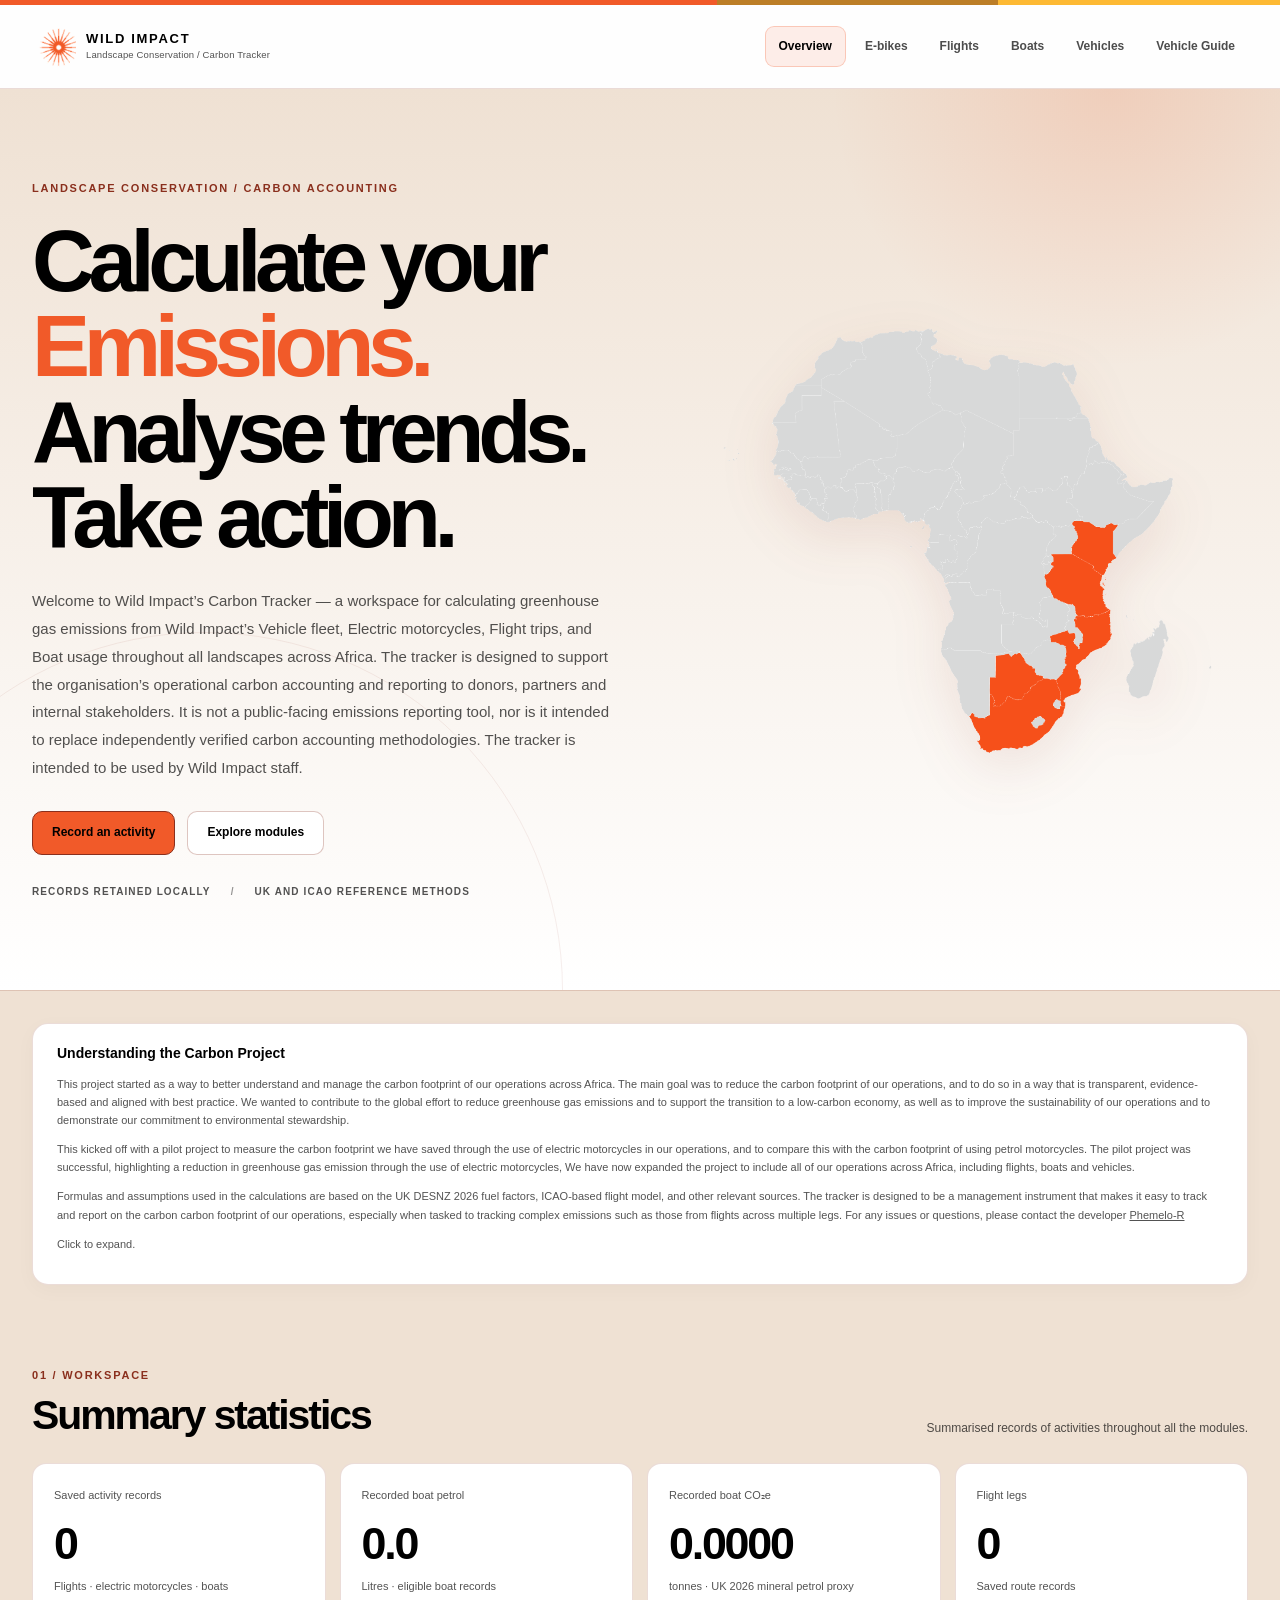
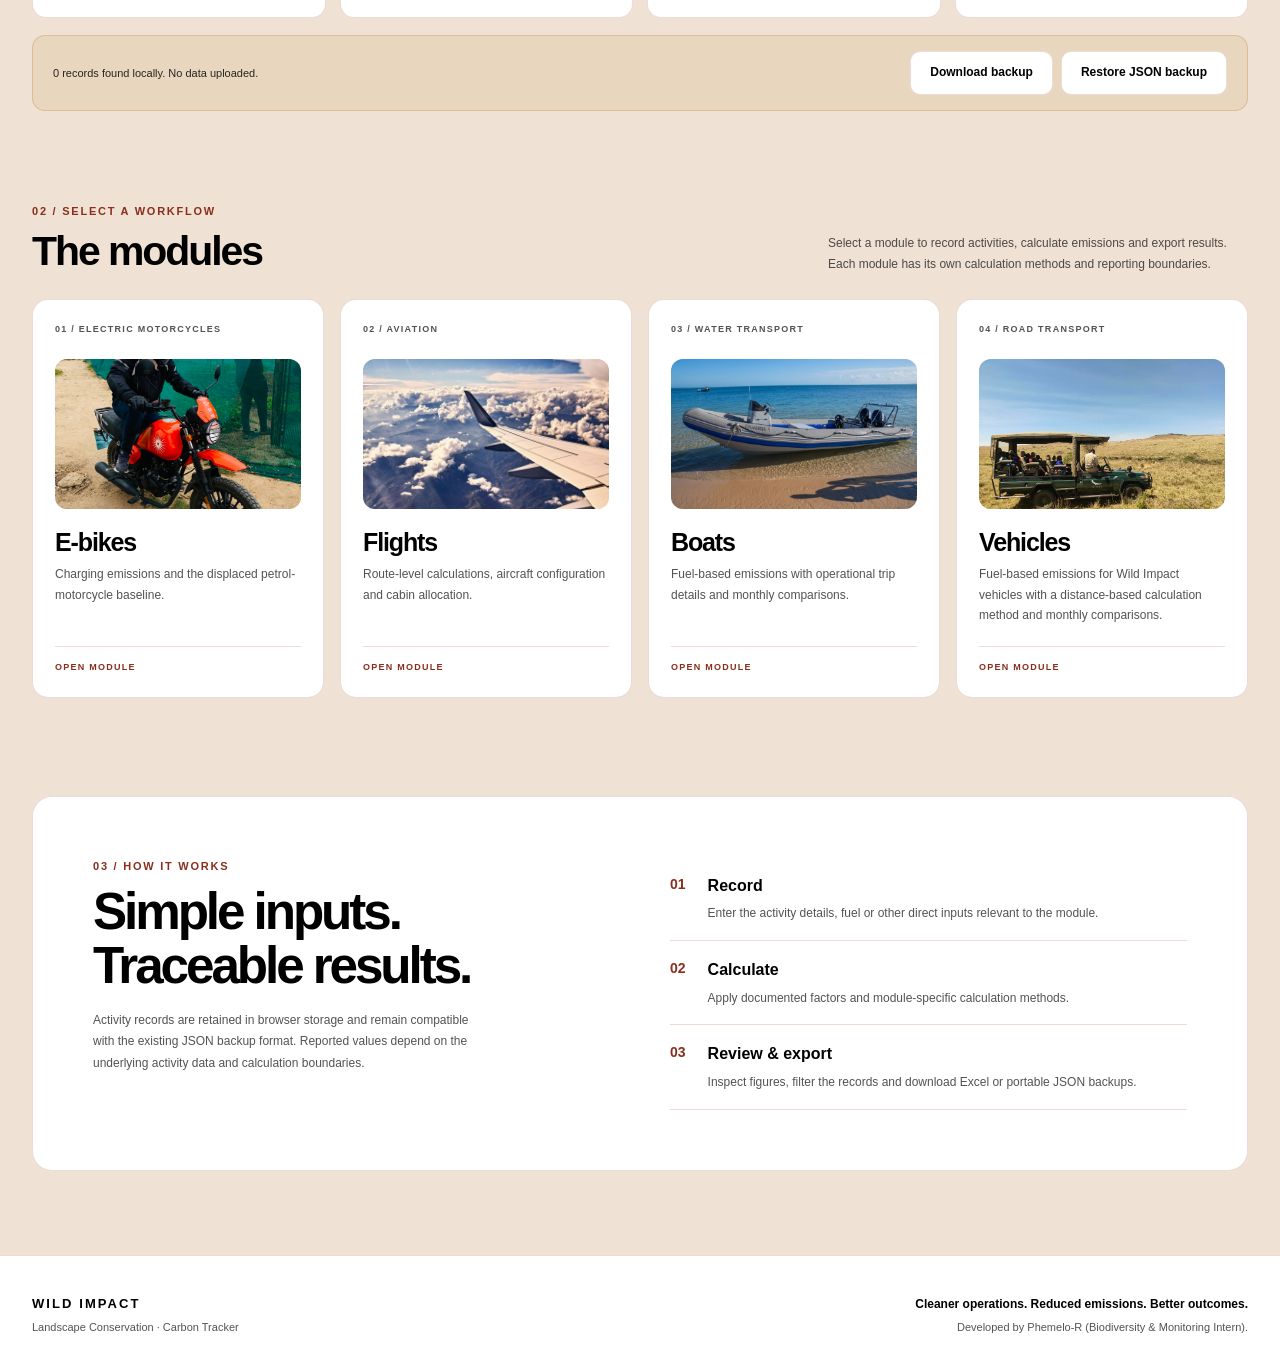
<file: index.html>
<!DOCTYPE html>
<html lang="en-GB">
 <head>
  <meta http-equiv="Content-Security-Policy"
        content="default-src 'self'; script-src 'self' https://cdn.jsdelivr.net; style-src 'self'; img-src 'self' data:; connect-src 'self'; font-src 'self' data:; object-src 'none'; base-uri 'self'; form-action 'self'"/>
  <meta charset="utf-8"/>
  <meta content="width=device-width, initial-scale=1" name="viewport"/>
  <meta content="#F15A29" name="theme-color"/>
  <meta content="Wild Impact Landscape Conservation &mdash; local-first carbon tracker" name="description"/>
  <title>
   Wild Impact &middot; Carbon Tracker
  </title>
  <link href="assets/wild-impact-mark.png" rel="icon"/>
  <link href="styles/site.css" rel="stylesheet"/>
 </head>
 <body>
  <a class="skip-link" href="#main-content">
   Skip to content
  </a>
  <div class="accent-line">
  </div>
  <header class="site-header">
   <div class="page-shell header-content">
    <a aria-label="Wild Impact Carbon Tracker &mdash; home" class="brand-lockup" href="index.html">
     <img alt="" height="42" src="assets/wild-impact-mark.png" width="42"/>
     <span>
      <strong>
       WILD IMPACT
      </strong>
      <small>
       Landscape Conservation / Carbon Tracker
      </small>
     </span>
    </a>
    <button aria-controls="site-navigation" aria-expanded="false" class="menu-toggle" id="menu-toggle" type="button">
     Menu
    </button>
    <nav aria-label="Primary navigation" class="main-nav" id="site-navigation">
     <a aria-current="page" class="nav-link is-active" href="index.html">Overview</a>
     <a aria-current="false" class="nav-link" href="pages/e-bikes.html">E-bikes</a>
     <a aria-current="false" class="nav-link" href="pages/flights.html">Flights</a>
     <a aria-current="false" class="nav-link" href="pages/boats.html">Boats</a>
     <a aria-current="false" class="nav-link" href="pages/vehicles.html">Vehicles</a>
     <a aria-current="false" class="nav-link" href="pages/vehicle-guide.html">Vehicle Guide</a>
    </nav>
   </div>
  </header>
  <main id="main-content">
   <section class="home-hero">
    <div class="page-shell home-hero-grid">
     <div class="home-hero-copy">
      <p class="kicker">
       LANDSCAPE CONSERVATION / CARBON ACCOUNTING
      </p>
      <h1>
       Calculate your
       <br/>
       <em>
       Emissions.
       </em>
       <br/>
       Analyse trends.
       <br/>
       Take action.
      </h1>
      <p>
       Welcome to Wild Impact&rsquo;s Carbon Tracker — a workspace for calculating greenhouse gas emissions from 
       Wild Impact&rsquo;s Vehicle fleet, Electric motorcycles, Flight trips, and Boat usage throughout all landscapes
       across Africa. The tracker is designed to support the organisation&rsquo;s operational carbon accounting and reporting
       to donors, partners and internal stakeholders. It is not a public-facing emissions reporting tool, nor is it intended 
       to replace independently verified carbon accounting methodologies. The tracker is intended to be used by Wild Impact staff.
      </p>
      <div class="hero-actions">
       <a class="button button-primary" href="pages/boats.html">
        Record an activity
       </a>
       <a class="button button-outline" href="#modules">
        Explore modules
       </a>
      </div>
      <div class="hero-meta">
       RECORDS RETAINED LOCALLY
       <span class="meta-divider">
        /
       </span>
       UK AND ICAO REFERENCE METHODS
      </div>
     </div>
     <div class="hero-art">
      <img alt="Illustrated map of African landscape countries highlighted in sunset orange" src="assets/wild-impact-landscapes-africa.png"/>
     </div>
    </div>
   </section>
   <div class="page-shell content-layout">
    <details class="learn-dropdown" id="carbon-guide">
     <summary>
      <span>
       <strong>
        Understanding the Carbon Project
       </strong>
       <small>
        </p>This project started as a way to better understand and manage the carbon footprint of our operations across Africa. The main goal
        was to reduce the carbon footprint of our operations, and to do so in a way that is transparent, evidence-based and aligned with
        best practice. We wanted to contribute to the global effort to reduce greenhouse gas emissions and to support the transition to a 
        low-carbon economy, as well as to improve the sustainability of our operations and to demonstrate our commitment to environmental 
        stewardship.
        </p>

        </p>This kicked off with a pilot project to measure the carbon footprint we have saved through the use of electric motorcycles in our operations, 
        and to compare this with the carbon footprint of using petrol motorcycles. The pilot project was successful, highlighting a reduction in greenhouse 
        gas emission through the use of electric motorcycles, We have now expanded the project to include all of our operations across Africa, including 
        flights, boats and vehicles.</p>

        </p>Formulas and assumptions used in the calculations are based on the UK DESNZ 2026 fuel factors, ICAO-based flight model, and other relevant sources. 
        The tracker is designed to be a management instrument that makes it easy to track and report on the carbon carbon footprint of our operations, especially
        when tasked to tracking complex emissions such as those from flights across multiple legs. For any issues or questions, please contact the developer 
        <a href="mailto:phemelo.rutlokoane@wildimpact.earth">Phemelo-R</a></p>

        </p>Click to expand.</p>
       </small>
      </span>
     </summary>
     <div class="learn-content">
      <div class="learn-grid">
       <article>
        <span class="guide-index">
         01 / CONCEPT
        </span>
        <h3>
         What are greenhouse-gas emissions?
        </h3>
        <p>
         Greenhouse-gas emission refer to the release of gases that trap heat in the atmosphere, contributing
         to global warming and climate change. These emissions are primarily generated by human activities, such as
         burning fossil fuels for energy, deforestation, and industrial processes. The main greenhouse gases are
         <strong>Carbon Dioxide (CO₂), Methane (CH₄), and Nitrous Oxide (N₂O)</strong>. Each of these gases has a different global 
         warming potential, which is a measure of how much heat they can trap in the atmosphere over a specific 
         time period.
        </p>
       </article>
       <article>
        <span class="guide-index">
         02 / PURPOSE
        </span>
        <h3>
         Why calculate them?
        </h3>
        <p>
         We calculate greenhouse-gas emission to understand the environmental impact of our operations and to
         identify opportunities for reducing our carbon footprint. By quantifying emissions, we can set targets
         for reduction, track progress over time, and make informed decisions about our activities.
        </p>
       </article>
       <article>
        <span class="guide-index">
         03 / BOUNDARIES
        </span>
        <h3>
         What is included?
        </h3>
        <p>
         <p><strong>Electric motorcycles –</strong> Tracks charging emissions of electric motorcycles and the displaced petrol-motorcycle 
            baseline for comparison. The baseline is based on the UK DESNZ 2026 fuel factors and the average fuel 
            consumption of petrol motorcycles.</p>
         <p><strong>Flights –</strong> Uses the ICAO-based model to calculate emissions from flights, including the impact of diffrent
            aircraft types, flight distances, and passenger loads.</p>
         <p><strong>Boats  –</strong> Uses measured or recorded petrol volumes and UK DESNZ 2026 fuel factors.</p>
         <p><strong>Vehicles –</strong> Uses manufacturer-provided fuel efficiency data and UK DESNZ 2026 fuel factors over a certain distance.</p>
        </p>
       </article>
       <article>
        <span class="guide-index">
         04 / INTERPRETATION
        </span>
        <h3>
         How should results be read?
        </h3>
        <p>
         These are estimated emissions based on the activity data and calculation methods used. They are not 
         independently verified, however, they provide close to accurate estimates of the greenhouse-gas
         emissions associated with the recorded activities. There are many factors that can influence the accuracy
         of the results, including the quality and completeness of the activity data, the assumptions made in the 
         calculations, and the limitations of the models used. It is important to interpret the results with caution 
         and to consider them as part of a broader context of environmental impact assessment. <strong>DO NOT fabricate
         or manipulate activity data to achieve a desired outcome.</strong>
        </p>
       </article>
    </details>
    <section aria-label="Local data overview" class="section-block">
     <div class="section-heading">
      <div>
       <p class="section-number">
        01 / WORKSPACE
       </p>
       <h2>
        Summary statistics
       </h2>
      </div>
      <p>
       Summarised records of activities throughout all the modules.
      </p>
     </div>
     <div class="home-stats">
      <article>
       <span>
        Saved activity records
       </span>
       <strong id="home-total-records">
        &mdash;
       </strong>
       <small>
        Flights &middot; electric motorcycles &middot; boats
       </small>
      </article>
      <article>
       <span>
        Recorded boat petrol
       </span>
       <strong id="home-boat-petrol">
        &mdash;
       </strong>
       <small>
        Litres &middot; eligible boat records
       </small>
      </article>
      <article>
       <span>
        Recorded boat CO₂e
       </span>
       <strong id="home-boat-emissions">
        &mdash;
       </strong>
       <small>
        tonnes &middot; UK 2026 mineral petrol proxy
       </small>
      </article>
      <article>
       <span>
        Flight legs
       </span>
       <strong id="home-flight-count">
        &mdash;
       </strong>
       <small>
        Saved route records
       </small>
      </article>
     </div>
     <div class="privacy-bar">
      <span class="privacy-dot">
      </span>
      <p id="home-storage-status">
       Checking locally saved data&hellip;
      </p>
      <div class="action-row">
       <button class="button button-secondary" id="home-export-backup" type="button">
        Download backup
       </button>
       <button class="button button-secondary" id="home-import-backup" type="button">
        Restore JSON backup
       </button>
       <input accept=".json,application/json" hidden="" id="home-backup-file" type="file"/>
      </div>
     </div>
    </section>
    <section class="section-block" id="modules">
     <div class="section-heading">
      <div>
       <p class="section-number">
        02 / SELECT A WORKFLOW
       </p>
       <h2>
        The modules
       </h2>
      </div>
      <p>
       Select a module to record activities, calculate emissions and export results. Each module has its own calculation methods and reporting boundaries.
      </p>
     </div>
     <div class="module-cards">
      <a class="module-card" href="pages/e-bikes.html">
       <div class="module-card-header">
        <span>
         01 / ELECTRIC MOTORCYCLES
        </span>
       </div>
       <div class="module-card-art">
        <img alt="" src="assets/module-ebikes.jpg"/>
       </div>
       <h3>
        E-bikes
       </h3>
       <p>
        Charging emissions and the displaced petrol-motorcycle baseline.
       </p>
       <div class="module-card-bottom">
        OPEN MODULE
       </div>
      </a>
      <a class="module-card" href="pages/flights.html">
       <div class="module-card-header">
        <span>
         02 / AVIATION
        </span>
       </div>
       <div class="module-card-art">
        <img alt="" src="assets/module-flights.jpg"/>
       </div>
       <h3>
        Flights
       </h3>
       <p>
        Route-level calculations, aircraft configuration and cabin allocation.
       </p>
       <div class="module-card-bottom">
        OPEN MODULE
       </div>
      </a>
      <a class="module-card" href="pages/boats.html">
       <div class="module-card-header">
        <span>
         03 / WATER TRANSPORT
        </span>
       </div>
       <div class="module-card-art">
        <img alt="" src="assets/module-boats.jpg"/>
       </div>
       <h3>
        Boats
       </h3>
       <p>
        Fuel-based emissions with operational trip details and monthly comparisons.
       </p>
       <div class="module-card-bottom">
        OPEN MODULE
       </div>
      </a>
      <a class="module-card vehicle-card" href="pages/vehicles.html">
       <div class="module-card-header">
        <span>
         04 / ROAD TRANSPORT
        </span>
       </div>
       <div class="module-card-art">
        <img alt="" src="assets/module-vehicles.jpg"/>
       </div>
       <h3>
        Vehicles
       </h3>
       <p>
        Fuel-based emissions for Wild Impact vehicles with a distance-based calculation method and monthly comparisons.
       </p>
       <div class="module-card-bottom">
        OPEN MODULE
       </div>
      </a>
     </div>
    </section>
    <section class="section-block approach-section">
     <div>
      <p class="section-number">
       03 / HOW IT WORKS
      </p>
      <h2>
       Simple inputs.
       <br/>
       Traceable results.
      </h2>
      <p>
       Activity records are retained in browser storage and remain compatible with the existing JSON backup
       format. Reported values depend on the underlying activity data and calculation boundaries.
      </p>
     </div>
     <div class="approach-steps">
      <article>
       <span>
        01
       </span>
       <div>
        <h3>
         Record
        </h3>
        <p>
         Enter the activity details, fuel or other direct inputs relevant to the module.
        </p>
       </div>
      </article>
      <article>
       <span>
        02
       </span>
       <div>
        <h3>
         Calculate
        </h3>
        <p>
         Apply documented factors and module-specific calculation methods.
        </p>
       </div>
      </article>
      <article>
       <span>
        03
       </span>
       <div>
        <h3>
         Review &amp; export
        </h3>
        <p>
         Inspect figures, filter the records and download Excel or portable JSON backups.
        </p>
       </div>
      </article>
     </div>
    </section>
   </div>
  </main>
  <footer class="site-footer">
   <div class="page-shell footer-inner">
    <div>
     <strong>
      WILD IMPACT
     </strong>
     <p>
      Landscape Conservation &middot; Carbon Tracker
     </p>
    </div>
    <div>
     <span>
      Cleaner operations. Reduced emissions. Better outcomes.
     </span>
     <p>
      Developed by Phemelo-R (Biodiversity & Monitoring Intern).
     </p>
    </div>
   </div>
  </footer>
  <div aria-live="polite" class="toast" id="toast" role="status">
  </div>
  <script defer="" src="scripts/boat-calculations.js">
  </script>
  <script defer="" src="scripts/site.js">
  </script>
  <script defer="" src="scripts/home.js">
  </script>
 </body>
</html>
</file>
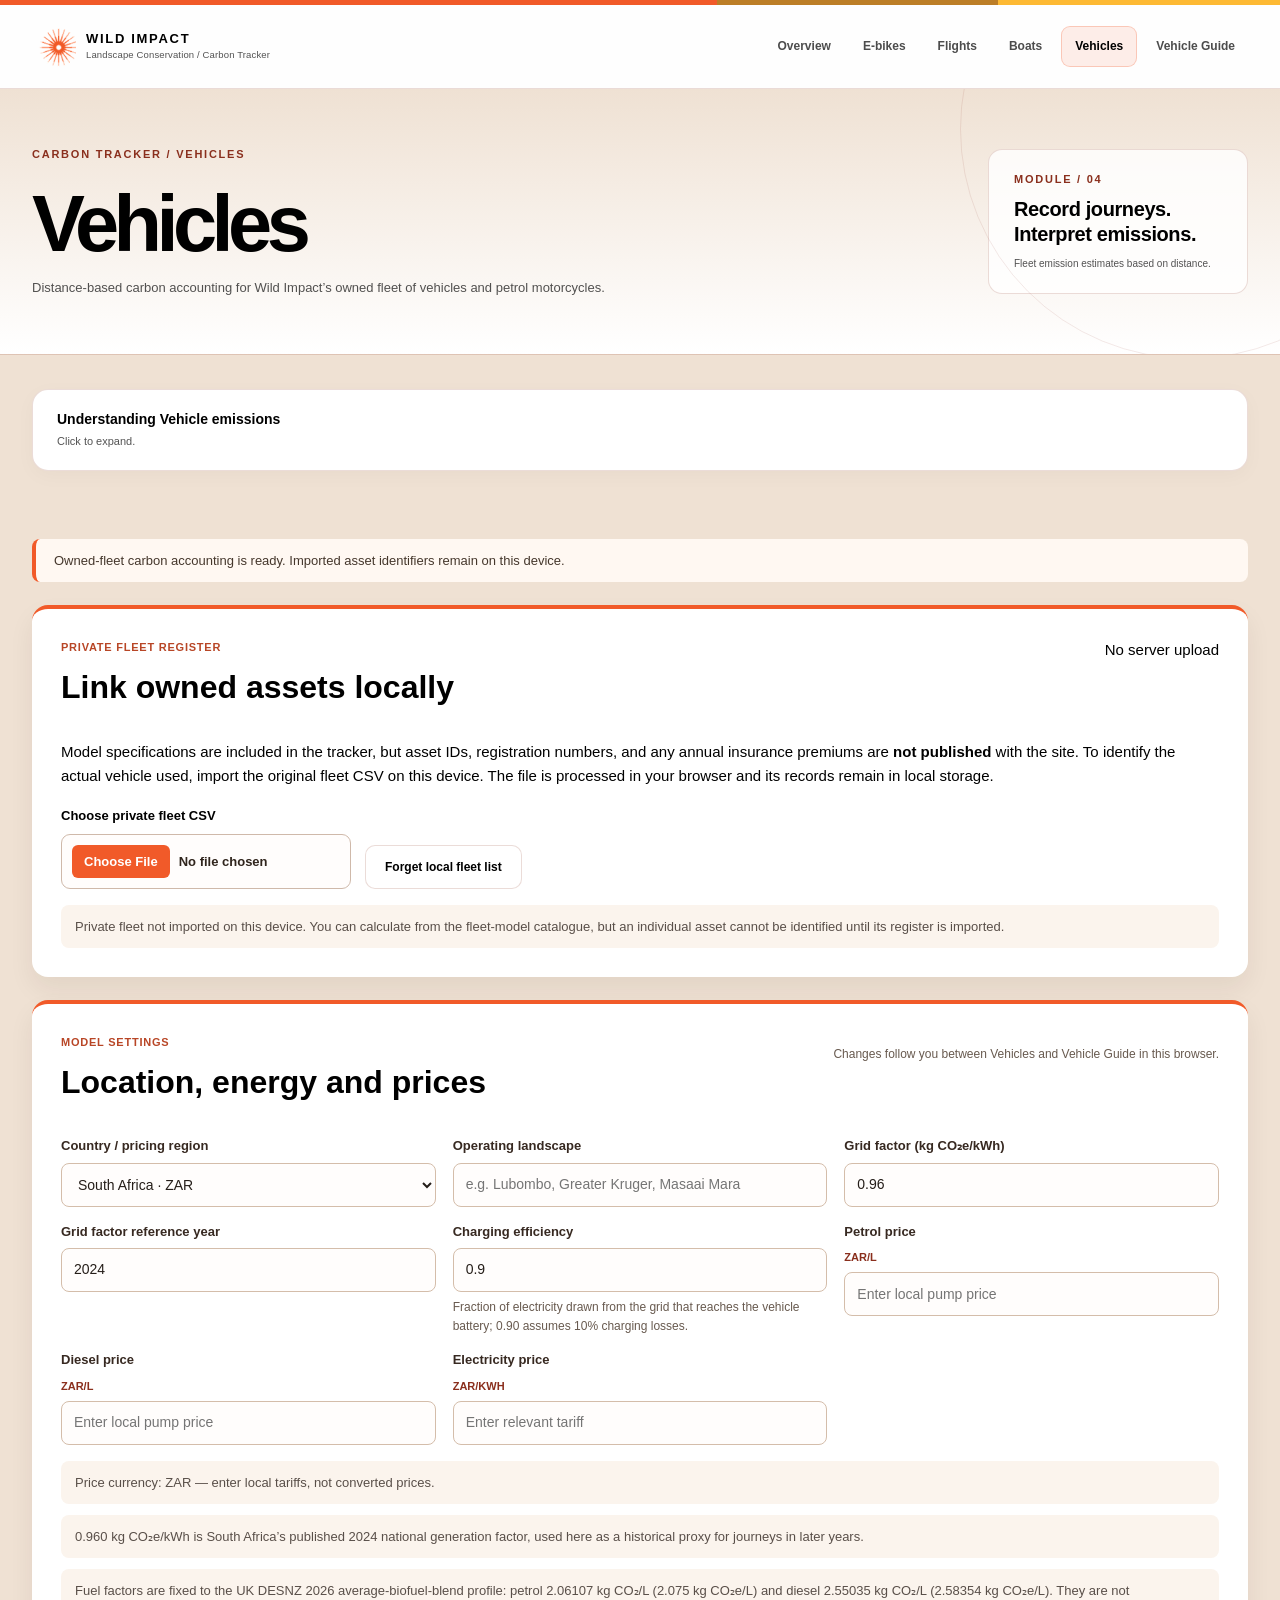
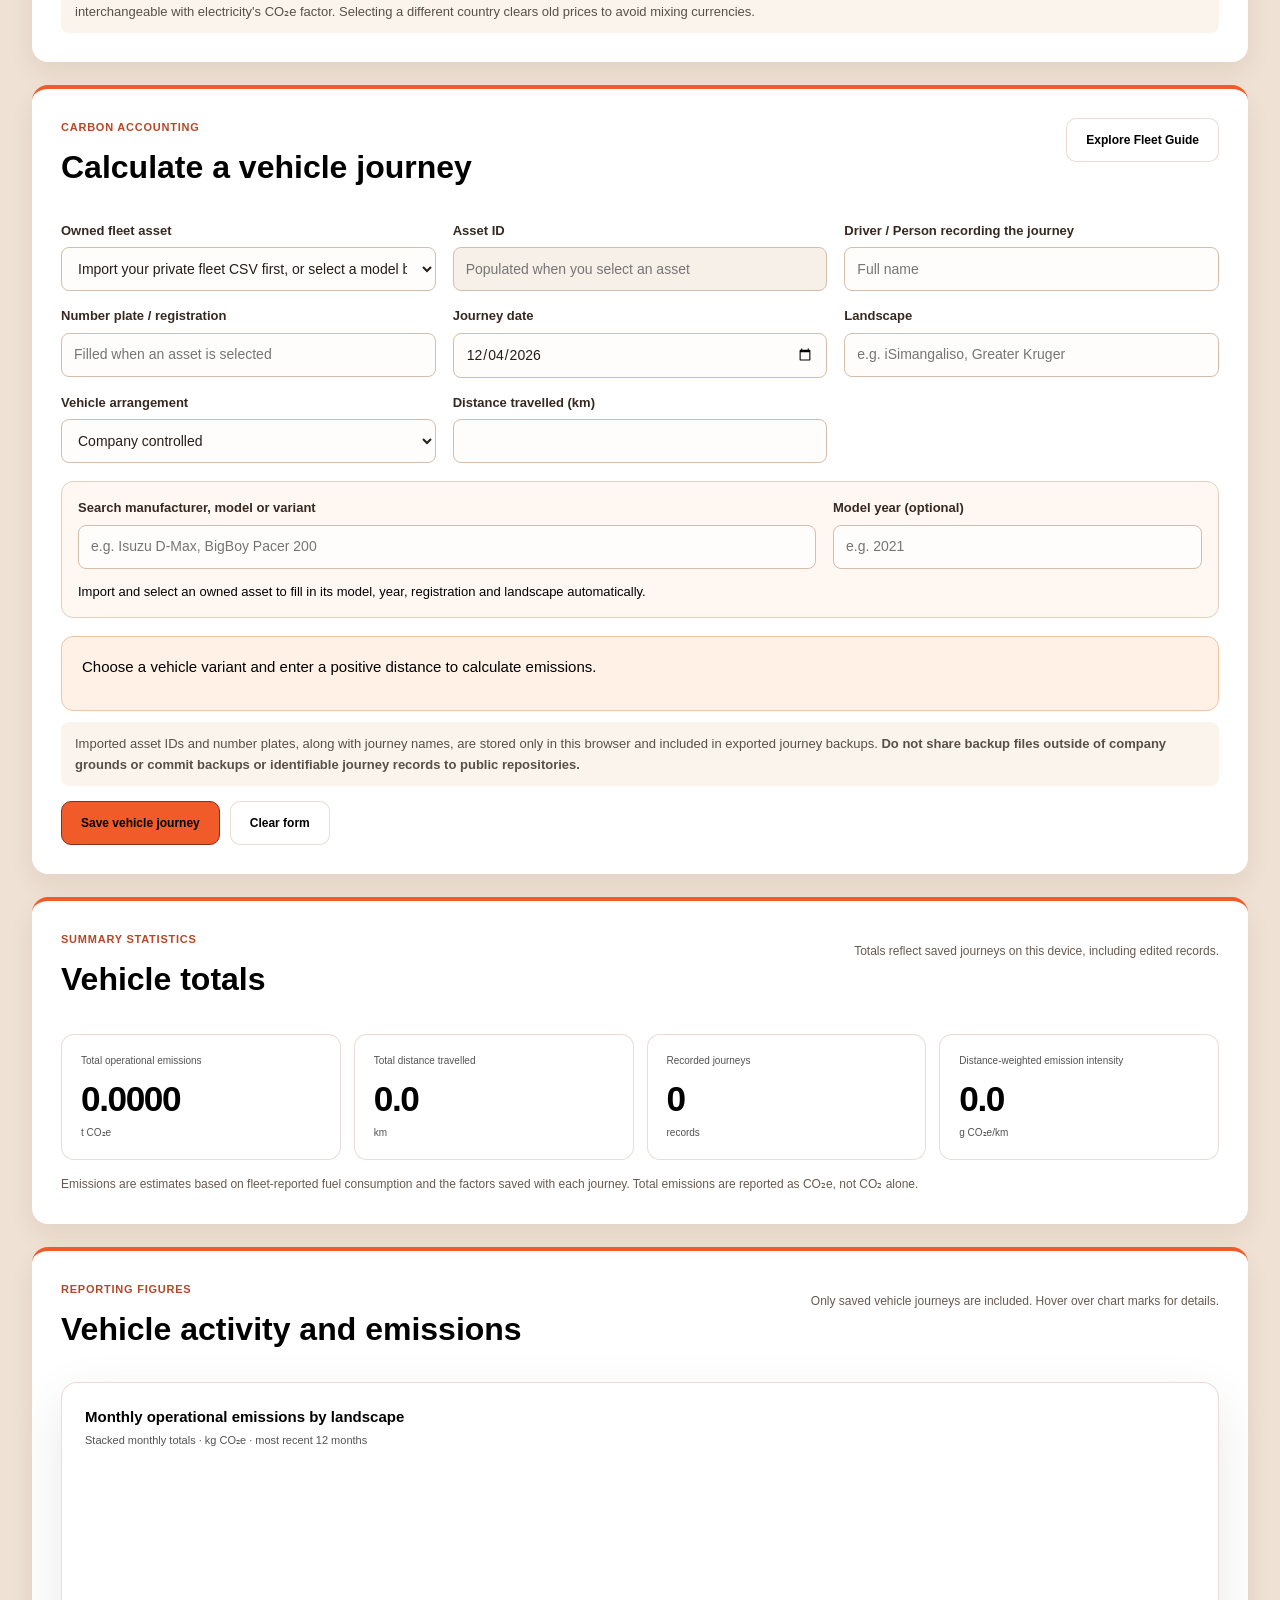
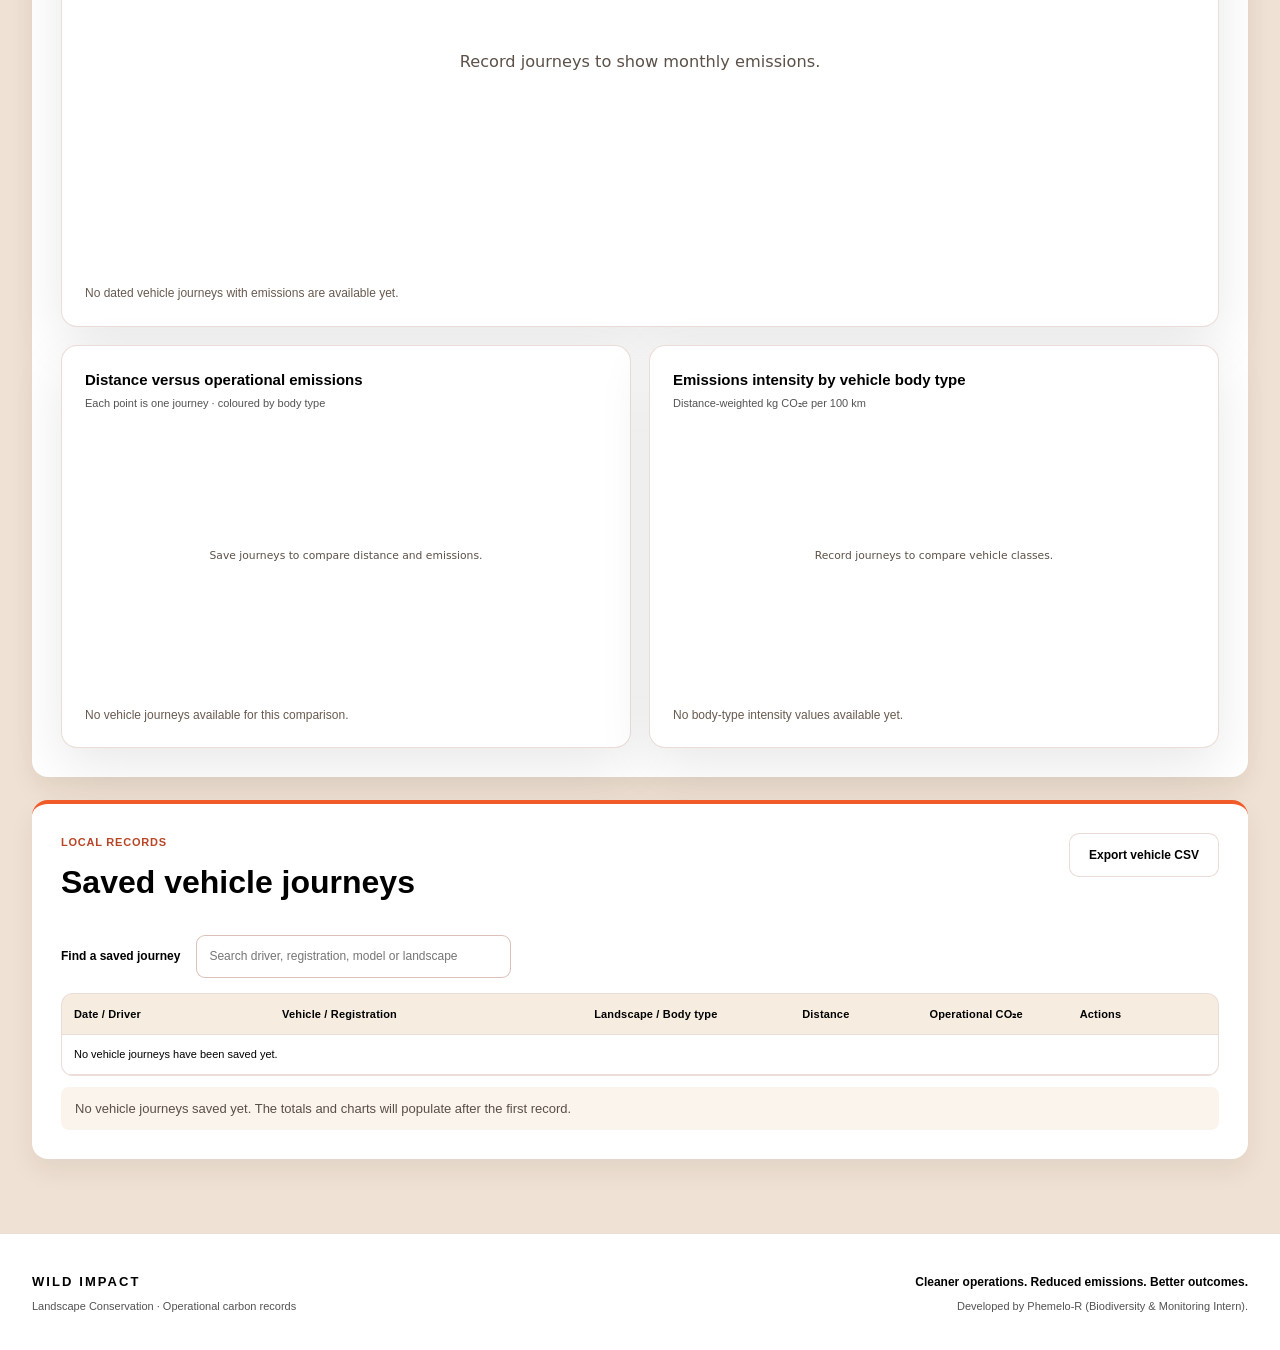
<file: pages/vehicles.html>
<!DOCTYPE html>
<html lang="en-GB">
<head>
  <meta charset="utf-8"/>
  <meta name="viewport" content="width=device-width, initial-scale=1"/>
  <meta http-equiv="Content-Security-Policy"
        content="default-src 'self'; script-src 'self'; style-src 'self'; img-src 'self' data:;
                 connect-src 'self'; font-src 'self' data:; object-src 'none';
                 base-uri 'self'; form-action 'self'"/>
  <meta name="theme-color" content="#F15A29"/>
  <title>Vehicles · Wild Impact Carbon Tracker</title>
  <link rel="icon" href="../assets/wild-impact-mark.png"/>
  <link rel="stylesheet" href="../styles/site.css"/>
  <script src="../scripts/vehicle-calculations.js" defer></script>
  <script src="../scripts/vehicle-common.js" defer></script>
  <script src="../scripts/vehicles.js" defer></script>
  <script src="../scripts/site.js" defer></script>
</head>
<body>
  <a class="skip-link" href="#main-content">Skip to content</a>
  <div class="accent-line"></div>
  <header class="site-header">
    <div class="page-shell header-content">
      <a class="brand-lockup" href="../index.html"
         aria-label="Wild Impact Carbon Tracker home">
        <img src="../assets/wild-impact-mark.png" width="42" height="42" alt=""/>
        <span>
          <strong>WILD IMPACT</strong>
          <small>Landscape Conservation / Carbon Tracker</small>
        </span>
      </a>
      <button type="button" class="menu-toggle" id="menu-toggle"
              aria-controls="site-navigation" aria-expanded="false">Menu</button>
      <nav class="main-nav" id="site-navigation" aria-label="Primary navigation">
        <a class="nav-link" href="../index.html">Overview</a>
        <a class="nav-link" href="./e-bikes.html">E-bikes</a>
        <a class="nav-link" href="./flights.html">Flights</a>
        <a class="nav-link" href="./boats.html">Boats</a>
        <a class="nav-link is-active" href="./vehicles.html" aria-current="page">Vehicles</a>
        <a class="nav-link" href="./vehicle-guide.html">Vehicle Guide</a>
      </nav>
    </div>
  </header>
  <main id="main-content">
    <section class="module-hero">
      <div class="page-shell module-hero-layout">
        <div>
          <p class="kicker">CARBON TRACKER / VEHICLES</p>
          <h1>Vehicles</h1>
          <p>Distance-based carbon accounting for Wild Impact’s owned fleet of vehicles and petrol motorcycles.</p>
        </div>
        <div class="module-hero-aside">
          <span class="eyebrow">Module / 04</span>
          <strong>Record journeys.<br/>Interpret emissions.</strong>
          <span>Fleet emission estimates based on distance.</span>
        </div>
      </div>
    </section>
    <div class="page-shell vehicle-layout">

      <details class="learn-dropdown" id="carbon-guide">
        <summary>
          <span>
            <strong>Understanding Vehicle emissions</strong>
            <small>Click to expand.</small>
          </span>
        </summary>
        <div class="learn-content">
          <div class="module-dropdown-media">
            <img src="../assets/module-vehicles.jpg" alt="Vehicle fieldwork and transport"/>
            <div>
              <span class="guide-index">ROAD TRANSPORT / VEHICLES</span>
              <h3>Distance-based vehicle accounting</h3>
              <p>Record distance, the correct vehicle variant,
                and fuel consumption to estimate direct operational emissions.</p>
            </div>
          </div>
          <div class="learn-grid">
            <article>
              <span class="guide-index">01 / INTRODUCTION</span>
              <h3>Why vehicles?</h3>
              <p>Tracking vehicle emissions is crucial for understanding the environmental impact 
                of our operations and identifying opportunities for reduction.</p>
            </article>
            <article>
              <span class="guide-index">02 / PURPOSE</span>
              <h3>Why calculate them?</h3>
              <p>We calculate vehicle emissions to identify vehicles that have the highest environmental 
                impact from our fleet and compare them over time. Identifying vehicles with high emissions 
                can aid us in managing vehicles and deciding which vehicles should run long distances and 
                which should run short distances within our South African landscapes.</p>
            </article>
            <article>
              <span class="guide-index">03 / METHODOLOGY</span>
              <h3>How do we calculate emissions?</h3>
              <p>For the combustion vehicles and motorcycles owned, manufacturer fuel economy as well as
                the distance travelled are used to calculate the operational emissions. The calculation is 
                based on the formula:</p>

              <strong><p>Estimated Litres used = Distance travelled × fleet-reported L/100 km ÷ 100</p></strong>

              <p>The litres are then multiplied by the UK DESNZ 2026 average-biofuel-blend factors to calculate 
                the operational emissions.</p>
            </article>
            <article>
              <span class="guide-index">04 / INTERPRETATION</span>
              <h3>How should results be read?</h3>
              <p>Results are indicative operational emissions, not measured fuel use,
                lifecycle footprints or audited reporting. Fuel CO₂ and fuel CO₂e are
                reported separately; grid emissions are provided as CO₂e. Categories
                A–E are internal, relative per-km bands, not official environmental grades.</p>
            </article>
      </details>

      <p class="vehicle-status" id="vehicle-status" role="status" aria-live="polite">
        Loading the owned-fleet model catalogue…
      </p>


      <section class="vehicle-panel" aria-labelledby="fleet-import-title">
        <div class="vehicle-section-title">
          <div>
            <p class="eyebrow">PRIVATE FLEET REGISTER</p>
            <h2 id="fleet-import-title">Link owned assets locally</h2>
          </div>
          <span class="vehicle-pill">No server upload</span>
        </div>
        <p>Model specifications are included in the tracker, but asset IDs, registration numbers,
          and any annual insurance premiums are <strong>not published</strong> with the site.
          To identify the actual vehicle used, import the original fleet CSV on this device.
          The file is processed in your browser and its records remain in local storage.</p>
        <div class="vehicle-fleet-import-actions">
          <label class="vehicle-file-control">Choose private fleet CSV
            <input id="vehicle-fleet-file" type="file" accept=".csv,text/csv"/>
          </label>
          <button id="vehicle-fleet-clear" type="button" class="button button-secondary">
            Forget local fleet list
          </button>
        </div>
        <p id="vehicle-fleet-status" class="vehicle-note" role="status">
          No private fleet has been imported on this device.
        </p>
      </section>

      <section class="vehicle-panel" aria-labelledby="vehicle-settings-title">
        <div class="vehicle-section-title">
          <div>
            <p class="eyebrow">MODEL SETTINGS</p>
            <h2 id="vehicle-settings-title">Location, energy and prices</h2>
          </div>
          <p class="vehicle-hint">Changes follow you between Vehicles and Vehicle Guide in this browser.</p>
        </div>
        <div class="vehicle-field-grid">
          <label>Country / pricing region
            <select id="vehicle-country">
              <option value="ZA">South Africa · ZAR</option>
              <option value="BW">Botswana · BWP</option>
              <option value="KE">Kenya · KES</option>
              <option value="MZ">Mozambique · MZN</option>
              <option value="TZ">Tanzania · TZS</option>
              <option value="NA">Namibia · NAD</option>
              <option value="ZM">Zambia · ZMW</option>
              <option value="GB">United Kingdom · GBP</option>
              <option value="US">United States · USD</option>
              <option value="EU">Euro area · EUR</option>
              <option value="OTHER">Other location / custom</option>
            </select>
          </label>
          <label>Operating landscape
            <input id="vehicle-location" type="text" maxlength="100"
                   placeholder="e.g. Lubombo, Greater Kruger, Masaai Mara"/>
          </label>
          <label>Grid factor (kg CO₂e/kWh)
            <input id="vehicle-grid-factor" type="number" min="0.00001" max="10"
                   step="0.001" value="0.960" placeholder="Enter local factor"/>
          </label>
          <label>Grid factor reference year
            <input id="vehicle-grid-year" type="text" maxlength="16"
                   value="2024" placeholder="e.g. 2026"/>
          </label>
          <label>Charging efficiency
            <input id="vehicle-charge-efficiency" type="number"
                   min="0.5" max="1" step="0.01" value="0.90"/>
            <small class="vehicle-field-help">Fraction of electricity drawn from the grid
              that reaches the vehicle battery; 0.90 assumes 10% charging losses.</small>
          </label>
          <label>Petrol price <span class="currency-unit">ZAR/L</span>
            <input id="vehicle-petrol-price" type="number" min="0.01" step="0.01"
                   placeholder="Enter local pump price"/>
          </label>
          <label>Diesel price <span class="currency-unit">ZAR/L</span>
            <input id="vehicle-diesel-price" type="number" min="0.01" step="0.01"
                   placeholder="Enter local pump price"/>
          </label>
          <label>Electricity price <span class="currency-unit">ZAR/kWh</span>
            <input id="vehicle-electric-price" type="number" min="0.01" step="0.01"
                   placeholder="Enter relevant tariff"/>
          </label>
        </div>
        <div class="vehicle-field-grid" id="vehicle-custom-fields" hidden>
          <label>Custom country name
            <input id="vehicle-custom-country" type="text" maxlength="100"
                   placeholder="Enter country"/>
          </label>
          <label>ISO currency code
            <input id="vehicle-custom-currency" type="text" maxlength="3"
                   value="USD" pattern="[A-Za-z]{3}" placeholder="e.g. ZAR"/>
          </label>
        </div>
        <p class="vehicle-note" id="vehicle-currency-label">Price currency: ZAR.</p>
        <p class="vehicle-note" id="vehicle-grid-warning"></p>
        <p class="vehicle-note">
          Fuel factors are fixed to the UK DESNZ 2026 average-biofuel-blend profile:
          petrol 2.06107 kg CO₂/L (2.075 kg CO₂e/L) and diesel 2.55035 kg CO₂/L
          (2.58354 kg CO₂e/L). They are not interchangeable with electricity's
          CO₂e factor. Selecting a different country clears old prices to avoid mixing currencies.
        </p>
      </section>

      <section class="vehicle-panel" aria-labelledby="vehicle-trip-title">
        <div class="vehicle-section-title">
          <div>
            <p class="eyebrow">CARBON ACCOUNTING</p>
            <h2 id="vehicle-trip-title">Calculate a vehicle journey</h2>
          </div>
          <a class="button button-secondary" href="./vehicle-guide.html">
            Explore Fleet Guide
          </a>
        </div>
        <form id="vehicle-form" novalidate>
          <div class="vehicle-field-grid">
            <label>Owned fleet asset
              <select id="vehicle-fleet-asset">
                <option value="">Choose an imported asset, or search a fleet model below</option>
              </select>
            </label>
            <label>Asset ID
              <input id="vehicle-asset-id" type="text" maxlength="80" readonly
                     placeholder="Populated when you select an asset"/>
            </label>
            <label>Driver / Person recording the journey
              <input id="vehicle-driver" type="text" maxlength="100" required
                     autocomplete="name" placeholder="Full name"/>
            </label>
            <label>Number plate / registration
              <input id="vehicle-registration" type="text" maxlength="40"
                     placeholder="Filled when an asset is selected"/>
            </label>
            <label>Journey date
              <input id="vehicle-trip-date" type="date" required/>
            </label>
            <label>Landscape
              <input id="vehicle-landscape" type="text" maxlength="120" required
                     placeholder="e.g. iSimangaliso, Greater Kruger"/>
            </label>
            <label>Vehicle arrangement
              <select id="vehicle-ownership">
                <option value="company">Company controlled</option>
                <option value="rental">Rental</option>
                <option value="third-party">Third-party / other</option>
              </select>
            </label>
            <label>Distance travelled (km)
              <input id="vehicle-trip-km" type="number" min="0.1"
                     max="200000" step="0.1" required/>
            </label>
          </div>
          <div class="vehicle-search-tools">
            <div class="vehicle-field-grid">
              <label>Search manufacturer, model or variant
                <input id="vehicle-model-search" type="search"
                       role="combobox" aria-autocomplete="list"
                       aria-controls="vehicle-model-results" aria-expanded="false"
                       autocomplete="off" placeholder="e.g. Isuzu D-Max, BigBoy Pacer 200"/>
              </label>
              <label>Model year (optional)
                <input id="vehicle-year-search" type="number"
                       min="1900" max="2100" step="1"
                       placeholder="e.g. 2021"/>
              </label>
            </div>
            <div id="vehicle-model-results" class="vehicle-model-results"
                 role="listbox" aria-label="Matching vehicle variants"></div>
            <input type="hidden" id="vehicle-trip-select"/>
            <p id="vehicle-selection-note" class="vehicle-selection-note">
              Import and select an owned asset to fill in its model, year, registration and landscape automatically.
            </p>
          </div>
          <div class="vehicle-preview" id="vehicle-trip-preview" aria-live="polite">
            Enter a distance and choose a specific vehicle variant to see emissions.
          </div>
          <p class="vehicle-error" id="vehicle-form-error" role="alert"></p>
          <p class="vehicle-note">Imported asset IDs and number plates, along with journey names, are stored only in this 
            browser and included in exported journey backups. <strong>Do not share backup files outside of company grounds or 
            commit backups or identifiable journey records to public repositories.</strong></p>
          <p class="vehicle-edit-status" id="vehicle-edit-status" role="status" hidden></p>
          <div class="vehicle-actions">
            <button id="vehicle-save" type="submit" class="button button-primary">
              Save vehicle journey
            </button>
            <button id="vehicle-clear" type="button" class="button button-secondary">
              Clear form
            </button>
            <button id="vehicle-cancel-edit" type="button" class="button button-secondary" hidden>
              Cancel editing
            </button>
          </div>
        </form>
      </section>
      <section class="vehicle-panel vehicle-totals-panel" aria-labelledby="vehicle-totals-title">
        <div class="vehicle-section-title">
          <div>
            <p class="eyebrow">SUMMARY STATISTICS</p>
            <h2 id="vehicle-totals-title">Vehicle totals</h2>
          </div>
          <p class="vehicle-hint">Totals reflect saved journeys on this device, including edited records.</p>
        </div>
        <div class="summary-grid vehicle-summary-grid">
          <article>
            <span>Total operational emissions</span>
            <strong id="vehicle-total-emissions">0.0000</strong>
            <small>t CO₂e</small>
          </article>
          <article>
            <span>Total distance travelled</span>
            <strong id="vehicle-total-distance">0</strong>
            <small>km</small>
          </article>
          <article>
            <span>Recorded journeys</span>
            <strong id="vehicle-total-journeys">0</strong>
            <small>records</small>
          </article>
          <article>
            <span>Distance-weighted emission intensity</span>
            <strong id="vehicle-average-intensity">0.0</strong>
            <small>g CO₂e/km</small>
          </article>
        </div>
        <p class="vehicle-hint vehicle-totals-footnote">Emissions are estimates based on fleet-reported fuel consumption and the factors saved with each journey. Total emissions are reported as CO₂e, not CO₂ alone.</p>
      </section>

      <section class="vehicle-panel" aria-labelledby="vehicle-figures-title">
        <div class="vehicle-section-title">
          <div>
            <p class="eyebrow">REPORTING FIGURES</p>
            <h2 id="vehicle-figures-title">Vehicle activity and emissions</h2>
          </div>
          <p class="vehicle-hint">Only saved vehicle journeys are included. Hover over chart marks for details.</p>
        </div>
        <div class="vehicle-figure-grid">
          <figure class="vehicle-figure vehicle-figure-wide">
            <figcaption>Monthly operational emissions by landscape</figcaption>
            <p class="vehicle-figure-subtitle">Stacked monthly totals · kg CO₂e · most recent 12 months <span class="vehicle-chart-scroll-hint">(scroll sideways to read months)</span></p>
            <div class="vehicle-chart-scroll" role="region" tabindex="0" aria-label="Monthly operational emissions chart, scroll horizontally on narrow screens">
              <svg id="vehicle-monthly-figure" viewBox="0 0 960 355" role="img"
                 aria-label="Monthly stacked vehicle CO2 equivalent emissions, coloured by landscape"></svg>
            </div>
            <div id="vehicle-monthly-legend" class="vehicle-chart-legend" aria-label="Landscape colours"></div>
            <p id="vehicle-monthly-caption" class="vehicle-hint"></p>
          </figure>
          <figure class="vehicle-figure">
            <figcaption>Distance versus operational emissions</figcaption>
            <p class="vehicle-figure-subtitle">Each point is one journey · coloured by body type</p>
            <div class="vehicle-chart-scroll" role="region" tabindex="0" aria-label="Distance and operational emissions chart, scroll horizontally on narrow screens">
              <svg id="vehicle-scatter-figure" viewBox="0 0 680 350" role="img"
                 aria-label="Vehicle distance versus operational CO2 equivalent by body type"></svg>
            </div>
            <div id="vehicle-scatter-legend" class="vehicle-chart-legend" aria-label="Vehicle body type colours"></div>
            <p id="vehicle-scatter-caption" class="vehicle-hint"></p>
          </figure>
          <figure class="vehicle-figure">
            <figcaption>Emissions intensity by vehicle body type</figcaption>
            <p class="vehicle-figure-subtitle">Distance-weighted kg CO₂e per 100 km</p>
            <div class="vehicle-chart-scroll" role="region" tabindex="0" aria-label="Emissions intensity by body type chart, scroll horizontally on narrow screens">
              <svg id="vehicle-source-figure" viewBox="0 0 680 350" role="img"
                 aria-label="Operational emissions intensity per 100 kilometres for each vehicle body type"></svg>
            </div>
            <p id="vehicle-source-caption" class="vehicle-hint"></p>
          </figure>
        </div>
      </section>
      <section class="vehicle-panel" aria-labelledby="vehicle-records-title">
        <div class="vehicle-section-title">
          <div>
            <p class="eyebrow">LOCAL RECORDS</p>
            <h2 id="vehicle-records-title">Saved vehicle journeys</h2>
          </div>
          <button id="vehicle-export" type="button" class="button button-secondary">
            Export vehicle CSV
          </button>
        </div>
        <div class="vehicle-record-tools">
          <label for="vehicle-record-search">Find a saved journey</label>
          <input id="vehicle-record-search" type="search" maxlength="120"
                 placeholder="Search driver, registration, model or landscape" autocomplete="off"/>
        </div>
        <div class="vehicle-table-scroll table-wrap" tabindex="0"
             role="region" aria-label="Saved vehicle journeys, scrollable table">
          <table class="vehicle-table vehicle-journeys-table">
            <colgroup>
              <col class="vehicle-col-date"/>
              <col class="vehicle-col-model"/>
              <col class="vehicle-col-area"/>
              <col class="vehicle-col-distance"/>
              <col class="vehicle-col-emissions"/>
              <col class="vehicle-col-actions"/>
            </colgroup>
            <thead>
              <tr>
                <th scope="col">Date / Driver</th>
                <th scope="col">Vehicle / Registration</th>
                <th scope="col">Landscape / Body type</th>
                <th scope="col">Distance</th>
                <th scope="col">Operational CO₂e</th>
                <th scope="col">Actions</th>
              </tr>
            </thead>
            <tbody id="vehicle-record-rows"></tbody>
          </table>
        </div>
        <p id="vehicle-record-count" class="vehicle-note"></p>
      </section>

    </div>
  </main>
  <footer class="site-footer">
    <div class="page-shell footer-inner">
      <div>
        <strong>WILD IMPACT</strong>
        <p>Landscape Conservation · Operational carbon records</p>
      </div>
      <div>
        <span>Cleaner operations. Reduced emissions. Better outcomes.</span>
        <p>Developed by Phemelo-R (Biodiversity &amp; Monitoring Intern).</p>
      </div>
    </div>
  </footer>
  <div aria-live="polite" class="toast" id="toast" role="status"></div>
</body>
</html>
</file>
<file: styles/site.css>
/* Wild Impact Carbon Tracker — shared design system
   Official Wild Impact 2026 brand palette: Stone / White grounds, Sunset Orange accent.
   Responsive mobile-first layout, reduced motion, keyboard-visible focus.
*/
:root {
  /* Wild Impact Brand Reference — official colour specifications */
  --sunset-orange: #F15A29;
  --black: #000000;
  --brick-red: #B72126;
  --stone: #EFE1D3;
  --lion: #BC7E27;
  --rust: #8A2F1D;
  --maize: #FDB933;
  --clay: #B84626;
  --honey: #E19B34;
  --white: #FFFFFF;
  /* Semantic aliases. White surfaces sit on a Stone base. */
  --wild-orange: var(--sunset-orange);
  --wild-orange-dark: var(--clay);
  --wild-orange-soft: rgba(241, 90, 41, .10);
  --ink: var(--black);
  --ink-light: rgba(0, 0, 0, .83);
  --sage: var(--rust);
  --sage-light: rgba(188, 126, 39, .11);
  --gold: var(--lion);
  --red: var(--brick-red);
  --wild-sand: var(--stone);
  --paper: var(--stone);
  --muted: rgba(0, 0, 0, .68);
  --line: rgba(138, 47, 29, .17);
  --soft: rgba(255, 255, 255, .68);
  --shadow: 0 18px 54px rgba(0, 0, 0, .09);
  --radius: 16px;
}
*,*::before,*::after {
  box-sizing: border-box;
}
html {
  scroll-behavior: smooth;
  scroll-padding-top: 95px;
}
body {
  margin: 0;
  background: var(--paper);
  color: var(--ink);
  font: 400 15px/1.65 "Montserrat", "Aptos", "Segoe UI",Arial,sans-serif;
  -webkit-font-smoothing: antialiased;
}
button,input,textarea,select {
  font: inherit;
}
button {
  cursor: pointer;
}
button:disabled {
  cursor: not-allowed;
}
a {
  color: inherit;
}
img {
  max-width: 100%;
}
:focus-visible {
  outline: 3px solid var(--wild-orange);
  outline-offset: 3px;
}
[hidden] {
  display: none !important;
}
.page-shell {
  width: min(1232px,calc(100% - 64px));
  margin-inline: auto;
}
.skip-link {
  position: absolute;
  top: -90px;
  left: 12px;
  z-index: 999;
  padding: 10px 14px;
  background: var(--white);
  color: var(--ink);
  border: 1px solid var(--line);
}
.skip-link:focus {
  top: 12px;
}
.accent-line {
  height: 5px;
  background: linear-gradient(90deg,var(--sunset-orange) 0 56%,var(--lion) 56% 78%,var(--maize) 78%);
}
.site-header {
  position: relative;
  z-index: 20;
  background: rgba(255,255,255,.97);
  border-bottom: 1px solid var(--line);
}
.header-content {
  min-height: 83px;
  display: flex;
  justify-content: space-between;
  align-items: center;
  gap: 26px;
}
.brand-lockup {
  display: flex;
  align-items: center;
  gap: 10px;
  min-width: 0;
  text-decoration: none;
}
.brand-lockup img {
  width: 44px;
  height: 44px;
  object-fit: contain;
}
.brand-lockup strong {
  display: block;
  font-size: 13px;
  letter-spacing: .13em;
  font-weight: 850;
  line-height: 1.3;
}
.brand-lockup small {
  display: block;
  color: var(--muted);
  font-size: 9.5px;
  letter-spacing: .015em;
  line-height: 1.5;
}
.main-nav {
  display: flex;
  align-items: center;
  gap: 6px;
}
.nav-link {
  display: inline-flex;
  gap: 7px;
  align-items: center;
  padding: 10px 13px;
  border-radius: 9px;
  text-decoration: none;
  color: rgba(0,0,0,.70);
  font-size: 12px;
  font-weight: 690;
  transition: background .25s,color .25s,transform .25s;
}
.nav-link:hover {
  background: var(--soft);
  color: var(--ink);
  transform: translateY(-1px);
}
.nav-link.is-active {
  background: var(--wild-orange-soft);
  color: var(--ink);
  border: 1px solid rgba(241,90,41,.25);
}
.nav-symbol {
  display: none;
}
.menu-toggle {
  display: none;
  background: var(--white);
  border: 1px solid var(--line);
  border-radius: 9px;
  padding: 8px 13px;
  font-weight: 700;
}
.kicker,.eyebrow,.section-number,.guide-index {
  font-size: 11px;
  letter-spacing: .16em;
  font-weight: 800;
  text-transform: uppercase;
  color: var(--rust);
}
.kicker {
  margin: 0 0 21px;
}
.section-number {
  margin: 0 0 9px;
}
h1,h2,h3,p {
  overflow-wrap: break-word;
}
.home-hero {
  background: linear-gradient(180deg,var(--stone) 0%,var(--white) 100%);
  color: var(--ink);
  overflow: hidden;
  position: relative;
  border-bottom: 1px solid var(--line);
}
.home-hero::before {
  content: "";
  position: absolute;
  left: -12vw;
  bottom: -28vw;
  width: 56vw;
  height: 56vw;
  border: 1px solid rgba(138,47,29,.08);
  border-radius: 50%;
}
.home-hero::after {
  content: "";
  position: absolute;
  right: -120px;
  top: -290px;
  width: 580px;
  height: 580px;
  background: radial-gradient(circle,rgba(241,90,41,.14),transparent 68%);
  pointer-events: none;
}
.home-hero-grid {
  min-height: 615px;
  display: grid;
  grid-template-columns: 1.1fr .9fr;
  gap: 42px;
  align-items: center;
  padding-block: 90px;
  position: relative;
  z-index: 1;
}
.home-hero h1 {
  font-size: clamp(3.5rem,6.8vw,7.25rem);
  line-height: .98;
  letter-spacing: -.073em;
  font-weight: 790;
  margin: 0;
  max-width: 800px;
}
.home-hero h1 em {
  font-style: normal;
  color: var(--sunset-orange);
}
.home-hero-copy>p:not(.kicker) {
  max-width: 580px;
  color: var(--muted);
  font-size: 15px;
  line-height: 1.85;
  margin: 28px 0;
}
.hero-actions {
  display: flex;
  flex-wrap: wrap;
  gap: 12px;
  margin-block: 29px;
}
.hero-meta {
  display: flex;
  align-items: center;
  gap: 10px;
  color: var(--muted);
  font-size: 10px;
  letter-spacing: .11em;
  font-weight: 750;
}
.pulse-mark,.privacy-dot {
  display: none;
}
.meta-divider {
  padding: 0 10px;
  color: rgba(0,0,0,.42);
}
.hero-art {
  height: 470px;
  display: flex;
  align-items: center;
  justify-content: center;
  position: relative;
}
.hero-art img {
  max-width: 100%;
  width: min(540px,100%);
  height: 440px;
  object-fit: contain;
  filter: drop-shadow(0 18px 26px rgba(138,47,29,.10));
  opacity: 1;
  transition: transform .8s ease;
}
.hero-art:hover img {
  transform: scale(1.025) rotate(-1deg);
}
.hero-art-label {
  display: none;
}
.hero-art-label span {
  font-size: 10px;
  letter-spacing: .14em;
  color: var(--rust);
  font-weight: 800;
}
.hero-art-label strong {
  display: block;
  margin-top: 6px;
  font-size: 17px;
  line-height: 1.32;
}
.button {
  display: inline-flex;
  align-items: center;
  justify-content: center;
  gap: 16px;
  min-height: 44px;
  padding: 11px 19px;
  border: 1px solid var(--line);
  border-radius: 10px;
  text-decoration: none;
  font-size: 12px;
  font-weight: 750;
  line-height: 1.4;
  transition: background .2s,box-shadow .2s,color .2s,transform .2s;
}
.button:hover:not(:disabled) {
  transform: translateY(-2px);
  box-shadow: 0 9px 24px rgba(0,0,0,.13);
}
.button-primary {
  background: var(--wild-orange);
  border-color: var(--rust);
  color: var(--black);
}
.button-primary:hover {
  background: var(--wild-orange-dark);
  border-color: var(--wild-orange-dark);
  color: var(--white);
}
.button-secondary {
  background: var(--white);
  color: var(--ink);
}
.button-secondary:hover {
  background: var(--soft);
}
.button-outline {
  background: var(--white);
  color: var(--ink);
  border-color: rgba(138,47,29,.28);
}
.button-outline:hover {
  background: var(--wild-orange-soft);
}
.wide {
  width: 100%;
}
.content-layout {
  padding-block: 32px 84px;
}
.learn-dropdown {
  margin: 10px 0 45px;
  border: 1px solid var(--line);
  background: var(--white);
  border-radius: var(--radius);
  overflow: hidden;
  box-shadow: 0 5px 20px rgba(0,0,0,.03);
}
.learn-dropdown>summary {
  list-style: none;
  cursor: pointer;
  display: flex;
  align-items: center;
  gap: 17px;
  padding: 20px 24px;
}
.learn-dropdown>summary::-webkit-details-marker {
  display: none;
}
.learn-dropdown>summary>span:nth-child(2) {
  flex: 1;
  min-width: 0;
}
.learn-dropdown>summary strong {
  display: block;
  font-size: 14px;
  line-height: 1.4;
}
.learn-dropdown>summary small {
  display: block;
  margin-top: 2px;
  font-size: 11px;
  color: var(--muted);
}
.learn-icon {
  display: none;
}
.chevron {
  display: none;
}
.learn-dropdown[open] .chevron {
  transform: rotate(180deg);
}
.learn-content {
  border-top: 1px solid var(--line);
  padding: 28px 28px 22px;
  animation: fadeSlide .3s ease;
}
.learn-grid {
  display: grid;
  grid-template-columns: repeat(2,minmax(0,1fr));
  gap: 28px 42px;
}
.learn-grid article {
  padding: 0 0 8px;
}
.learn-grid h3 {
  font-size: 17px;
  line-height: 1.35;
  margin: 8px 0;
}
.learn-grid p {
  font-size: 12px;
  line-height: 1.8;
  color: var(--muted);
  margin: 0;
}
.guide-footnote {
  margin: 22px 0 0;
  padding-top: 14px;
  border-top: 1px solid var(--line);
  font-size: 11px;
  color: var(--muted);
}
.section-block {
  padding-block: 36px 55px;
  scroll-margin-top: 15px;
}
.section-heading {
  display: flex;
  justify-content: space-between;
  align-items: flex-end;
  gap: 22px;
  margin: 0 0 24px;
}
.section-heading h2 {
  font-size: clamp(1.85rem,3.2vw,3.3rem);
  line-height: 1.12;
  letter-spacing: -.05em;
  font-weight: 750;
  margin: 0;
}
.section-heading>p,.section-heading>div:first-child p:last-child {
  font-size: 12px;
  line-height: 1.75;
  color: var(--muted);
  max-width: 420px;
  margin: 0;
}
.section-heading>div:first-child .section-number {
  color: var(--rust);
  margin: 0 0 9px;
}
.home-stats {
  display: grid;
  grid-template-columns: repeat(4,minmax(0,1fr));
  gap: 14px;
}
.home-stats article {
  background: var(--white);
  border: 1px solid var(--line);
  border-radius: 14px;
  padding: 22px 21px;
  min-width: 0;
}
.home-stats span,.home-stats small {
  display: block;
  font-size: 11px;
  color: var(--muted);
}
.home-stats strong {
  display: block;
  font-size: clamp(1.75rem,3.5vw,2.9rem);
  font-weight: 790;
  line-height: 1.2;
  letter-spacing: -.05em;
  margin: 13px 0 6px;
  font-variant-numeric: tabular-nums;
}
.privacy-bar {
  display: flex;
  align-items: center;
  gap: 15px;
  margin-top: 17px;
  padding: 15px 20px;
  background: var(--sage-light);
  border: 1px solid rgba(188,126,39,.28);
  border-radius: 13px;
}
.privacy-bar p {
  margin: 0;
  flex: 1;
  font-size: 11px;
  color: var(--ink-light);
}
.privacy-bar .action-row {
  flex: none;
}
.action-row {
  display: flex;
  flex-wrap: wrap;
  gap: 8px;
}
.module-cards {
  display: grid;
  grid-template-columns: repeat(4,minmax(0,1fr));
  gap: 16px;
}
.module-card {
  display: flex;
  flex-direction: column;
  min-width: 0;
  min-height: 374px;
  padding: 22px;
  background: var(--white);
  border: 1px solid var(--line);
  border-radius: 16px;
  color: var(--ink);
  text-decoration: none;
  overflow: hidden;
  transition: transform .3s,box-shadow .3s,border-color .3s;
}
.module-card:hover {
  transform: translateY(-6px);
  box-shadow: var(--shadow);
  border-color: var(--lion);
}
.module-card-header {
  display: flex;
  justify-content: space-between;
  align-items: center;
  gap: 10px;
  font-size: 9px;
  font-weight: 800;
  letter-spacing: .14em;
  color: var(--muted);
}
.arrow-badge {
  display: grid;
  place-items: center;
  border: 1px solid var(--line);
  width: 30px;
  height: 30px;
  border-radius: 50%;
  font-size: 16px;
  color: var(--ink);
}
.module-card-art {
  height: 150px;
  display: flex;
  align-items: center;
  justify-content: center;
  margin: 22px 0 20px;
  border-radius: 12px;
  overflow: hidden;
  transition: transform .5s;
  background: var(--stone);
}
.module-card:hover .module-card-art {
  transform: scale(1.035);
}
.module-card-art img {
  width: 100%;
  height: 100%;
  object-fit: cover;
  display: block;
}
.module-card h3 {
  font-size: 25px;
  line-height: 1.1;
  letter-spacing: -.045em;
  margin: 0 0 8px;
}
.module-card>p {
  font-size: 12px;
  color: var(--muted);
  line-height: 1.7;
  min-height: 62px;
  margin: 0 0 20px;
}
.module-card-bottom {
  display: flex;
  justify-content: flex-start;
  border-top: 1px solid var(--line);
  padding-top: 13px;
  margin-top: auto;
  font-size: 9px;
  letter-spacing: .14em;
  color: var(--rust);
  font-weight: 800;
}
.coming-soon-tag {
  font-size: 8px;
  color: var(--sage);
  letter-spacing: .09em;
}
.approach-section {
  display: grid;
  grid-template-columns: 1fr 1fr;
  gap: 60px;
  padding: 60px;
  border-radius: 20px;
  background: var(--white);
  color: var(--ink);
  border: 1px solid var(--line);
  margin-top: 43px;
}
.approach-section h2 {
  font-size: clamp(2rem,4vw,3.7rem);
  line-height: 1.05;
  letter-spacing: -.06em;
  margin: 10px 0 17px;
}
.approach-section>div>p:last-child {
  color: var(--muted);
  font-size: 12px;
  line-height: 1.8;
  max-width: 400px;
}
.approach-steps {
  display: grid;
  gap: 0;
}
.approach-steps article {
  display: flex;
  gap: 22px;
  padding: 16px 0;
  border-bottom: 1px solid var(--line);
}
.approach-steps article>span {
  color: var(--rust);
  font-size: 14px;
  font-weight: 800;
}
.approach-steps h3 {
  margin: 0 0 5px;
  font-size: 16px;
}
.approach-steps p {
  margin: 0;
  font-size: 12px;
  color: var(--muted);
}
.site-footer {
  background: var(--stone);
  border-top: 1px solid rgba(138,47,29,.22);
}
.footer-inner {
  display: flex;
  justify-content: space-between;
  gap: 30px;
  align-items: center;
  padding-block: 35px;
}
.footer-inner strong {
  letter-spacing: .16em;
  font-size: 13px;
}
.footer-inner span {
  font-weight: 750;
  font-size: 12px;
}
.footer-inner p {
  font-size: 11px;
  margin: 3px 0 0;
  color: var(--muted);
}
.footer-inner>div:last-child {
  text-align: right;
}
.toast {
  position: fixed;
  z-index: 100;
  bottom: 22px;
  right: 22px;
  max-width: min(430px,calc(100vw - 44px));
  padding: 13px 18px;
  background: var(--white);
  color: var(--ink);
  border: 1px solid var(--line);
  border-left: 4px solid var(--wild-orange);
  box-shadow: var(--shadow);
  border-radius: 10px;
  font-size: 12px;
  opacity: 0;
  pointer-events: none;
  transform: translateY(14px);
  transition: opacity .25s,transform .25s;
}
.toast.show {
  opacity: 1;
  transform: none;
}
.module-hero {
  background: linear-gradient(180deg,var(--stone) 0%,var(--white) 100%);
  color: var(--ink);
  position: relative;
  overflow: hidden;
  border-bottom: 1px solid var(--line);
}
.module-hero::after {
  content: "";
  width: 460px;
  height: 460px;
  border: 1px solid rgba(138,47,29,.10);
  border-radius: 50%;
  position: absolute;
  right: -140px;
  top: -190px;
  pointer-events: none;
}
.module-hero-layout {
  min-height: 260px;
  padding-block: 56px;
  display: flex;
  justify-content: space-between;
  align-items: center;
  gap: 45px;
}
.module-hero h1 {
  font-size: clamp(3.2rem,6.2vw,6.2rem);
  line-height: 1;
  letter-spacing: -.07em;
  margin: 0;
  font-weight: 790;
}
.module-hero p:not(.kicker) {
  margin: 13px 0 0;
  font-size: 13px;
  color: var(--muted);
  max-width: 610px;
}
.hero-dot {
  color: var(--sunset-orange);
}
.module-hero-aside {
  display: flex;
  flex-direction: column;
  gap: 9px;
  padding: 20px 25px;
  border: 1px solid var(--line);
  border-radius: 14px;
  background: rgba(255,255,255,.82);
  min-width: 260px;
}
.module-hero-aside strong {
  font-size: 20px;
  line-height: 1.25;
  letter-spacing: -.02em;
}
.module-hero-aside>span:last-child {
  font-size: 10px;
  color: var(--muted);
}
.content-layout>.learn-dropdown {
  margin-top: 0;
}
.status-box {
  margin: 12px 0 20px;
  padding: 12px 16px;
  background: var(--white);
  border: 1px solid var(--line);
  border-left: 4px solid var(--wild-orange);
  border-radius: 9px;
  color: var(--muted);
  font-size: 11px;
}
.status-box.ready {
  color: var(--ink);
}
.status-box.error {
  border-left-color: var(--red);
  color: var(--red);
}
.tracker-toolbar {
  display: flex;
  justify-content: space-between;
  align-items: center;
  gap: 24px;
  padding: 12px 0 32px;
  border-bottom: 1px solid var(--line);
}
.status-pill {
  font-size: 11px;
  font-weight: 750;
  color: var(--sage);
}
.microcopy,.field-help {
  font-size: 11px;
  line-height: 1.7;
  color: var(--muted);
  margin: 5px 0 0;
}
.mode-view {
  padding-top: 42px;
}
.module-workspace .mode-view>.section-heading {
  align-items: flex-start;
}
.section-heading .mode-note {
  flex: none;
  align-self: flex-start;
  color: var(--sage);
  font-size: 10px;
  font-weight: 750;
  border: 1px solid rgba(188,126,39,.26);
  border-radius: 8px;
  background: rgba(253,185,51,.12);
  padding: 7px 13px;
  max-width: 280px;
}
.entry-grid {
  display: grid;
  grid-template-columns: minmax(0,1.13fr) minmax(310px,.87fr);
  gap: 19px;
  align-items: start;
}
.entry-panel,.result-panel {
  min-width: 0;
  border-radius: var(--radius);
  padding: 28px;
  border: 1px solid var(--line);
  background: var(--white);
  box-shadow: var(--shadow);
}
.entry-panel {
  border-top: 4px solid var(--wild-orange);
}
.result-panel {
  background: var(--white);
  color: var(--ink);
  position: sticky;
  top: 20px;
  border-color: var(--line);
  border-top: 4px solid var(--wild-orange);
}
.result-panel .section-number {
  color: var(--rust);
}
.result-panel .field-help {
  color: var(--muted);
}
.result-main {
  font-size: clamp(1.75rem,3.1vw,3.1rem);
  line-height: 1.2;
  letter-spacing: -.045em;
  overflow-wrap: anywhere;
  margin: 18px 0 23px;
}
.result-main strong {
  display: block;
  font-size: inherit;
  font-weight: 760;
}
.result-main small {
  font-size: .42em;
  font-weight: 520;
  white-space: normal;
  letter-spacing: -.015em;
}
.calculation-list {
  border-top: 1px solid var(--line);
}
.calculation-item {
  display: flex;
  align-items: baseline;
  justify-content: space-between;
  gap: 14px;
  padding: 10px 0;
  border-bottom: 1px solid var(--line);
  font-size: 11px;
  transition: background .18s, box-shadow .18s;
}
.calculation-item span {
  color: var(--muted);
}
.calculation-item strong {
  text-align: right;
  font-weight: 650;
}
.calculation-item[data-source-key]:hover,.calculation-item[data-source-key]:focus-within {
  background: rgba(241,90,41,.08);
}
.form-tabs {
  display: flex;
  gap: 20px;
  margin-bottom: 21px;
  border-bottom: 1px solid var(--line);
}
.form-tab {
  padding: 6px 0 12px;
  border: 0;
  border-bottom: 3px solid transparent;
  background: none;
  color: var(--muted);
  font-size: 12px;
  font-weight: 720;
}
.form-tab.active {
  border-bottom-color: var(--rust);
  color: var(--ink);
}
.field-grid {
  display: grid;
  grid-template-columns: 1fr 1fr;
  gap: 14px;
}
.field {
  display: block;
  position: relative;
  margin: 0 0 14px;
  min-width: 0;
}
.field>span {
  display: block;
  font-size: 11px;
  font-weight: 710;
  color: var(--ink-light);
  margin-bottom: 6px;
}
.field input,.field select,.field textarea,.record-search {
  width: 100%;
  min-width: 0;
  min-height: 45px;
  background: #fff;
  color: var(--ink);
  padding: 10px 12px;
  border: 1px solid rgba(138,47,29,.30);
  border-radius: 9px;
  font-size: 13px;
  outline: none;
  transition: box-shadow .18s,border-color .18s;
}
.field input:focus,.field select:focus,.field textarea:focus,.record-search:focus {
  border-color: var(--rust);
  box-shadow: 0 0 0 3px rgba(241,90,41,.12);
}
.field textarea {
  min-height: 100px;
  resize: vertical;
}
.field input[type="checkbox"] {
  min-height: unset;
  width: auto;
}
.form-error {
  min-height: 19px;
  color: var(--red);
  font-size: 11px;
  font-weight: 720;
}
.advanced-details {
  margin: 10px 0 20px;
  border: 1px solid var(--line);
  border-radius: 10px;
  padding: 0 14px;
  background: var(--paper);
}
.advanced-details summary {
  padding: 12px 0;
  font-size: 12px;
  font-weight: 720;
  cursor: pointer;
}
.advanced-details[open] {
  padding-bottom: 10px;
}
.check-row {
  display: flex;
  align-items: center;
  gap: 9px;
  font-size: 11px;
  color: var(--muted);
  margin-bottom: 13px;
}
.link-button {
  background: none;
  border: 0;
  padding: 0;
  margin: 0 0 19px;
  color: var(--rust);
  font-size: 11px;
  font-weight: 800;
}
.search-results {
  position: absolute;
  left: 0;
  right: 0;
  top: 100%;
  z-index: 30;
  background: white;
  box-shadow: 0 14px 34px rgba(0,0,0,.18);
  border: 1px solid var(--line);
  border-radius: 9px;
  overflow-y: auto;
  max-height: 320px;
}
.search-result {
  display: block;
  width: 100%;
  padding: 10px 13px;
  border: 0;
  border-bottom: 1px solid var(--line);
  text-align: left;
  background: white;
  cursor: pointer;
}
.search-result:hover {
  background: rgba(241,90,41,.08);
}
.search-result strong,.search-result span {
  display: block;
  font-size: 11px;
}
.search-result span {
  color: var(--muted);
  font-size: 10px;
}
.search-count {
  padding: 8px 12px;
  background: var(--soft);
  font-size: 10px;
  color: var(--muted);
  margin: 0;
}
.boat-fuel-field {
  background: var(--wild-orange-soft);
  border: 1px solid rgba(241,90,41,.30);
  border-radius: 11px;
  padding: 18px;
  margin: 11px 0 8px;
}
.boat-fuel-field span {
  color: var(--rust);
  font-weight: 800;
}
.boat-fuel-field input {
  background: white;
  font-size: 21px;
  font-weight: 790;
  border-color: rgba(138,47,29,.40);
}
.boat-import-panel {
  margin-top: 27px;
  padding-top: 20px;
  border-top: 1px solid var(--line);
}
.boat-import-panel h3 {
  font-size: 16px;
  margin: 0 0 7px;
}
.boat-import-panel .button {
  margin-top: 14px;
}
.summary-section,.figures-section,.records-section,.methods-section {
  margin-top: 60px;
  padding-top: 44px;
  border-top: 1px solid var(--line);
}
.summary-grid {
  display: grid;
  grid-template-columns: repeat(4,minmax(0,1fr));
  gap: 13px;
}
.summary-grid article {
  border: 1px solid var(--line);
  background: var(--white);
  border-radius: 13px;
  padding: 18px 19px;
  min-width: 0;
}
.summary-grid article span,.summary-grid small {
  display: block;
  font-size: 10px;
  color: var(--muted);
}
.summary-grid strong {
  display: block;
  font-size: clamp(1.7rem,3vw,2.75rem);
  font-weight: 770;
  line-height: 1.2;
  letter-spacing: -.055em;
  margin: 8px 0 5px;
  font-variant-numeric: tabular-nums;
  overflow-wrap: anywhere;
}
.chart-grid {
  display: grid;
  grid-template-columns: repeat(2,minmax(0,1fr));
  gap: 18px;
}
.chart-card {
  min-width: 0;
  background: var(--white);
  border-radius: var(--radius);
  border: 1px solid var(--line);
  padding: 23px;
  box-shadow: var(--shadow);
}
.chart-card-full {
  grid-column: 1/-1;
}
.chart-card-heading {
  display: flex;
  align-items: center;
  justify-content: space-between;
  gap: 14px;
  margin-bottom: 17px;
}
.chart-card-heading h3 {
  font-size: 15px;
  font-weight: 760;
  line-height: 1.3;
  margin: 0;
}
.chart-card-heading span {
  font-size: 11px;
  color: var(--muted);
}
.chart-box {
  width: 100%;
  height: 310px;
  position: relative;
  min-width: 0;
}
.chart-card-full .chart-box {
  height: 320px;
}
.chart-box canvas {
  display: block;
  width: 100% !important;
  max-width: 100% !important;
  height: 100% !important;
}
.boat-chart-controls {
  display: grid;
  grid-template-columns: minmax(135px,.75fr) minmax(140px,1fr) minmax(140px,1fr) auto;
  gap: 15px;
  align-items: end;
  margin-bottom: 20px;
  background: var(--white);
  border: 1px solid var(--line);
  padding: 17px;
  border-radius: 13px;
}
.boat-chart-controls .field {
  margin: 0;
}
.boat-chart-grid {
  margin-top: 17px;
}
.records-section .section-heading {
  align-items: center;
}
.records-controls {
  display: flex;
  align-items: center;
  gap: 9px;
}
.record-search {
  width: min(300px,38vw);
}
.records-toggle {
  white-space: nowrap;
}
.table-wrap {
  max-height: 450px;
  overflow: auto;
  border: 1px solid var(--line);
  border-radius: 12px;
  background: var(--white);
}
table {
  width: 100%;
  min-width: 780px;
  border-collapse: collapse;
  font-size: 11px;
}
th {
  position: sticky;
  top: 0;
  z-index: 2;
  background: rgba(188,126,39,.14);
  padding: 13px 12px;
  text-align: left;
  font-weight: 780;
  color: var(--ink);
}
td {
  padding: 13px 12px;
  border-bottom: 1px solid var(--line);
  vertical-align: top;
}
tbody tr:hover {
  background: rgba(253,185,51,.08);
}
.table-action {
  background: none;
  border: 0;
  padding: 4px 2px;
  color: var(--rust);
  font-size: 11px;
  font-weight: 760;
}
.table-action+ .table-action {
  color: var(--red);
  margin-left: 9px;
}
.records-section #records-content.is-collapsed {
  display: none;
}
.methods-section details {
  border: 1px solid var(--line);
  border-radius: 14px;
  background: var(--white);
  overflow: hidden;
}
.methods-section details>summary {
  padding: 20px 25px;
  font-size: 13px;
  cursor: pointer;
  font-weight: 760;
}
.methods-grid {
  display: grid;
  grid-template-columns: 1fr 1fr;
  gap: 24px;
  padding: 0 25px 25px;
}
.methods-grid h3 {
  font-size: 16px;
  margin: 0 0 8px;
}
.methods-grid p {
  font-size: 11px;
  color: var(--muted);
  line-height: 1.75;
  margin: 0 0 10px;
}
.methods-grid a {
  color: var(--rust);
}
.vehicle-intro {
  display: grid;
  grid-template-columns: 1.25fr .75fr;
  min-height: 420px;
  border-radius: 17px;
  overflow: hidden;
  border: 1px solid var(--line);
  background: var(--white);
}
.vehicle-intro-copy {
  padding: clamp(25px,5vw,57px);
}
.vehicle-intro-copy h2 {
  font-size: clamp(2rem,4vw,3.8rem);
  letter-spacing: -.06em;
  line-height: 1.05;
  margin: 10px 0 15px;
}
.vehicle-intro-copy>p {
  font-size: 13px;
  color: var(--muted);
  max-width: 640px;
  line-height: 1.8;
}
.vehicle-spec-grid {
  display: grid;
  grid-template-columns: 1fr 1fr;
  gap: 12px;
  margin: 25px 0;
}
.vehicle-spec-grid article {
  padding: 12px 14px;
  background: var(--soft);
  border-radius: 10px;
}
.vehicle-spec-grid strong {
  display: block;
  font-size: 10px;
  color: var(--rust);
}
.vehicle-spec-grid span {
  font-size: 11px;
}
.vehicle-intro-copy .small-print {
  font-size: 11px;
  padding: 13px 0;
  border-top: 1px solid var(--line);
}
.vehicle-visual {
  position: relative;
  display: flex;
  justify-content: center;
  align-items: center;
  background: var(--sage);
  color: white;
  overflow: hidden;
}
.vehicle-number {
  font-size: clamp(10rem,23vw,20rem);
  font-weight: 780;
  line-height: .9;
  letter-spacing: -.1em;
  color: rgba(255,255,255,.17);
}
.vehicle-visual-caption {
  position: absolute;
  bottom: 20px;
  left: 24px;
  font-size: 10px;
  font-weight: 800;
  letter-spacing: .2em;
}
.road-road {
  position: absolute;
  inset: 0;
  display: flex;
  gap: 32px;
  justify-content: center;
  transform: rotate(29deg);
}
.road-road span {
  width: 2px;
  height: 100%;
  background: rgba(255,255,255,.08);
}
.reveal-on-scroll {
  opacity: 1;
  transform: none;
}
.reveal-on-scroll.is-visible {
  animation: fadeSlide .5s ease;
}
@keyframes fadeSlide {
  from {
    opacity: 0;
    transform: translateY(-7px);
  }
  to {
    opacity: 1;
    transform: none;
  }
}
@media (max-width:1100px) {
  .page-shell {
    width: min(100% - 44px,1000px);
  }
  .main-nav {
    gap: 0;
  }
  .nav-link {
    padding: 9px 9px;
  }
  .home-hero-grid {
    min-height: 560px;
  }
  .module-cards {
    grid-template-columns: repeat(2,minmax(0,1fr));
  }
  .home-stats {
    grid-template-columns: repeat(2,minmax(0,1fr));
  }
  .hero-art-label {
    right: 10px;
  }
  .privacy-bar {
    flex-wrap: wrap;
  }
  .entry-grid {
    grid-template-columns: minmax(0,1fr) minmax(270px,.84fr);
  }
  .boat-chart-controls {
    grid-template-columns: repeat(2,minmax(0,1fr));
  }
}
@media (max-width:800px) {
  .page-shell {
    width: calc(100% - 36px);
  }
  .header-content {
    min-height: 71px;
  }
  .menu-toggle {
    display: inline-flex;
    align-items: center;
    gap: 8px;
  }
  .main-nav {
    display: none;
    position: absolute;
    left: 0;
    right: 0;
    top: 100%;
    background: var(--white);
    padding: 12px 18px 18px;
    box-shadow: 0 18px 30px rgba(0,0,0,.13);
    border-bottom: 1px solid var(--line);
    flex-direction: column;
    align-items: stretch;
  }
  .main-nav.is-open {
    display: flex;
  }
  .nav-link {
    width: 100%;
    padding: 11px 16px;
  }
  .home-hero-grid {
    grid-template-columns: 1fr;
    padding-block: 64px 48px;
    gap: 12px;
  }
  .home-hero h1 {
    font-size: clamp(3.6rem,10vw,6.5rem);
  }
  .hero-art {
    height: 320px;
  }
  .hero-art img {
    height: 310px;
    width: min(400px,85%);
  }
  .hero-art-label {
    right: 0;
    bottom: 4px;
  }
  .entry-grid {
    grid-template-columns: 1fr;
  }
  .result-panel {
    position: static;
  }
  .section-heading {
    align-items: flex-start;
    flex-direction: column;
    gap: 10px;
  }
  .section-heading>p {
    max-width: 670px;
  }
  .chart-grid,.methods-grid,.approach-section,.learn-grid {
    grid-template-columns: 1fr;
  }
  .approach-section {
    gap: 23px;
    padding: 36px;
  }
  .module-hero-layout {
    min-height: 235px;
    padding-block: 45px;
  }
  .module-hero-aside {
    display: none;
  }
  .records-section .section-heading {
    align-items: flex-start;
  }
  .records-controls {
    width: 100%;
  }
  .record-search {
    flex: 1;
    width: 100%;
  }
  .footer-inner {
    align-items: flex-start;
    flex-direction: column;
  }
  .footer-inner>div:last-child {
    text-align: left;
  }
}
@media (max-width:580px) {
  .page-shell {
    width: calc(100% - 28px);
  }
  .brand-lockup small {
    font-size: 8px;
  }
  .brand-lockup img {
    width: 37px;
    height: 37px;
  }
  .brand-lockup strong {
    font-size: 11px;
  }
  .home-hero-grid {
    padding-block: 54px 40px;
  }
  .home-hero h1 {
    font-size: clamp(3.35rem,12vw,4.9rem);
  }
  .home-hero-copy>p:not(.kicker) {
    font-size: 13px;
  }
  .hero-art {
    height: 270px;
  }
  .hero-art img {
    height: 265px;
  }
  .hero-art-label {
    padding: 13px 16px;
    right: 0;
    bottom: 0;
  }
  .hero-art-label strong {
    font-size: 13px;
  }
  .hero-art-label span {
    font-size: 8px;
  }
  .hero-meta {
    font-size: 8px;
    flex-wrap: wrap;
  }
  .learn-dropdown>summary {
    padding: 15px;
    gap: 12px;
  }
  .learn-dropdown>summary small {
    font-size: 10px;
  }
  .learn-content {
    padding: 20px;
  }
  .home-stats,.module-cards,.summary-grid,.boat-chart-controls,.field-grid,.vehicle-intro,.vehicle-spec-grid {
    grid-template-columns: 1fr;
  }
  .module-card {
    min-height: 315px;
  }
  .module-card-art {
    height: 95px;
    font-size: 53px;
  }
  .home-stats article {
    padding: 17px;
  }
  .privacy-bar {
    align-items: flex-start;
  }
  .privacy-bar .action-row {
    width: 100%;
  }
  .action-row .button {
    flex: 1;
  }
  .section-block {
    padding-block: 25px 42px;
  }
  .approach-section {
    padding: 28px;
  }
  .entry-panel,.result-panel,.chart-card {
    padding: 19px;
  }
  .chart-box,.chart-card-full .chart-box {
    height: 280px;
  }
  .summary-section,.figures-section,.records-section,.methods-section {
    margin-top: 38px;
    padding-top: 30px;
  }
  .module-hero-layout {
    min-height: 200px;
  }
  .module-hero h1 {
    font-size: clamp(2.7rem,12vw,4.1rem);
  }
  .tracker-toolbar {
    flex-direction: column;
    align-items: stretch;
    gap: 14px;
  }
  .records-controls {
    flex-direction: column;
    align-items: stretch;
  }
  .record-search {
    width: 100%;
  }
  .learn-icon {
    width: 34px;
    height: 34px;
  }
  .footer-inner {
    padding-block: 26px;
  }
  .vehicle-intro-copy {
    padding: 24px;
  }
  .vehicle-visual {
    min-height: 160px;
  }
  .vehicle-number {
    font-size: 10rem;
  }
}
@media (prefers-reduced-motion:reduce) {
  html {
    scroll-behavior: auto;
  }
  *,*::before,*::after {
    animation-duration: .01ms !important;
    animation-iteration-count: 1 !important;
    transition-duration: .01ms !important;
  }
  .reveal-on-scroll {
    opacity: 1;
    transform: none;
  }
}
.learn-dropdown>summary {
  justify-content: space-between;
}
.learn-dropdown>summary span:first-child {
  flex: 1;
  min-width: 0;
}
.module-dropdown-media {
  display: grid;
  grid-template-columns: minmax(220px,.72fr) minmax(0,1fr);
  gap: 18px;
  align-items: center;
  margin: 0 0 24px;
  padding: 0 0 22px;
  border-bottom: 1px solid var(--line);
}
.module-dropdown-media img {
  width: 100%;
  height: 180px;
  object-fit: cover;
  border-radius: 12px;
  display: block;
}
.module-dropdown-media h3 {
  margin: 8px 0 10px;
  font-size: 1.2rem;
  line-height: 1.3;
}
.module-dropdown-media p {
  margin: 0;
  color: var(--muted);
  font-size: 12px;
  line-height: 1.8;
}
.source-panel {
  margin-top: 16px;
  padding: 14px 15px;
  border: 1px solid var(--line);
  border-radius: 12px;
  background: rgba(241,90,41,.05);
}
.source-panel-label {
  margin: 0 0 6px;
  font-size: 10px;
  letter-spacing: .08em;
  font-weight: 800;
  text-transform: uppercase;
  color: var(--rust);
}
.source-current {
  margin: 0 0 10px;
  font-size: 11px;
  color: var(--muted);
}
.source-chip-list {
  display: flex;
  flex-wrap: wrap;
  gap: 8px;
}
.source-chip {
  display: inline-flex;
  align-items: center;
  min-height: 32px;
  padding: 6px 10px;
  border-radius: 999px;
  border: 1px solid var(--line);
  background: var(--white);
  font-size: 10px;
  font-weight: 700;
  color: var(--muted);
  transition: background .18s,color .18s,border-color .18s, box-shadow .18s;
}
.source-chip.is-active {
  background: var(--wild-orange);
  border-color: var(--rust);
  color: var(--black);
  box-shadow: 0 6px 16px rgba(241,90,41,.18);
}
.module-card-header {
  justify-content: flex-start;
}
.arrow-badge {
  display: none;
}
.approach-steps article span {
  background: var(--white);
}
.site-footer {
  background: var(--white);
  border-top: 1px solid var(--line);
}
.footer-inner>div:last-child {
  text-align: right;
}
@media (max-width:860px) {
  .module-dropdown-media {
    grid-template-columns: 1fr;
  }
  .module-dropdown-media img {
    height: 210px;
  }
}
@media (max-width:580px) {
  .hero-art-label {
    display: none;
  }
  .module-card-art {
    height: 120px;
  }
  .module-dropdown-media img {
    height: 170px;
  }
  .footer-inner>div:last-child {
    text-align: left;
  }
}

/* BEGIN WILD IMPACT VEHICLE REDESIGN 2026-11-11 */
/* Wild Impact · vehicle redesign 2026-11-11
 * These declarations belong at the end of shared styles/site.css.
 * They preserve the existing learn-dropdown and module-hero design system.
 */
.vehicle-layout {
  display: grid;
  gap: 23px;
  padding-top: 24px;
  padding-bottom: 74px;
}
.vehicle-layout * { box-sizing: border-box; }
.vehicle-layout [hidden] { display: none !important; }
.vehicle-status {
  margin: 0;
  padding: 12px 18px;
  border-left: 4px solid #F15A29;
  border-radius: 8px;
  background: #FFF8F2;
  color: #45372C;
  font-size: 13px;
  line-height: 1.5;
}
.vehicle-status.is-error { background: #FFF0EA; color: #8A2F1D; }
.vehicle-panel {
  min-width: 0;
  background: #fff;
  border-radius: 16px;
  padding: clamp(20px, 2.4vw, 29px);
  border-top: 4px solid #F15A29;
  box-shadow: 0 12px 26px rgba(48, 24, 10, .065);
}
.vehicle-panel h2 { margin: 4px 0 8px; font-size: clamp(25px, 2.5vw, 39px); }
.vehicle-panel h3 { margin: 0; }
.vehicle-panel > p, .vehicle-panel .vehicle-note { line-height: 1.62; }
.vehicle-section-title {
  display: flex;
  flex-wrap: wrap;
  align-items: flex-start;
  justify-content: space-between;
  gap: 14px;
  margin-bottom: 18px;
}
.vehicle-section-title .eyebrow {
  color: #B84626;
  font-weight: 700;
  letter-spacing: .07em;
  margin: 0 0 5px;
}
.vehicle-hint, .vehicle-field-help {
  font-size: 12px;
  font-weight: 400;
  color: #685A4F;
  line-height: 1.55;
}
.vehicle-note {
  padding: 11px 14px;
  border-radius: 8px;
  background: #FBF4ED;
  color: #594F49;
  font-size: 13px;
  margin: 11px 0 0;
}
.vehicle-note:empty, .vehicle-error:empty { display: none; }
.vehicle-error {
  color: #9F2F23;
  font-size: 13px;
  font-weight: 650;
  margin-top: 12px;
}
.vehicle-field-grid {
  display: grid;
  grid-template-columns: repeat(3, minmax(0, 1fr));
  gap: 14px 17px;
  margin: 16px 0;
}
.vehicle-field-grid label {
  display: flex;
  flex-direction: column;
  min-width: 0;
  gap: 6px;
  color: #372921;
  font-size: 13px;
  font-weight: 700;
}
.vehicle-field-grid input, .vehicle-field-grid select {
  display: block;
  width: 100%;
  min-height: 44px;
  padding: 9px 12px;
  border: 1px solid #D4BDAA;
  border-radius: 8px;
  background: #FFFDFC;
  color: #251E19;
  font: inherit;
  font-weight: 400;
  font-size: 14px;
}
.vehicle-field-grid :is(input, select):focus-visible,
.vehicle-body-choice:focus-visible,
.vehicle-model-choice:focus-visible,
.vehicle-small-button:focus-visible,
.vehicle-family-detail summary:focus-visible {
  outline: 3px solid #F15A29;
  outline-offset: 2px;
}
.vehicle-field-help { display: block; }
.currency-unit {
  color: #8A2F1D;
  font-size: 11px;
  font-weight: 750;
  text-transform: uppercase;
}
.vehicle-actions {
  display: flex;
  flex-wrap: wrap;
  align-items: center;
  justify-content: flex-start;
  gap: 10px;
  margin-top: 15px;
}
.vehicle-search-tools {
  border: 1px solid #E3D0BC;
  border-radius: 12px;
  background: #FFF8F2;
  padding: 15px 16px;
  margin: 18px 0;
}
.vehicle-search-tools .vehicle-field-grid {
  grid-template-columns: minmax(0, 2fr) minmax(160px, 1fr);
  margin: 0 0 9px;
}
.vehicle-model-results {
  display: grid;
  max-height: 285px;
  overflow-y: auto;
  gap: 2px;
}
.vehicle-model-results:empty { display: none; }
.vehicle-model-choice {
  text-align: left;
  cursor: pointer;
  background: #fff;
  border: 1px solid #F0DFD2;
  border-radius: 7px;
  padding: 10px 12px;
  color: #2C221A;
  display: flex;
  gap: 8px;
  flex-direction: column;
  font: inherit;
  font-size: 12px;
}
.vehicle-model-choice:hover, .vehicle-model-choice:focus-visible {
  background: #FFEADD;
  border-color: #F15A29;
}
.vehicle-model-choice strong { font-size: 13px; }
.vehicle-model-choice span { color: #5E5349; }
.vehicle-selection-note { margin: 12px 0 0; font-size: 13px; }
.vehicle-preview {
  border-radius: 12px;
  padding: 18px 20px;
  background: #FFF1E5;
  border: 1px solid #F2C5A5;
  min-height: 75px;
  line-height: 1.65;
}
.vehicle-preview p { margin: 6px 0; }
.vehicle-preview-total {
  color: #8A2F1D;
  font-weight: 800;
  font-size: clamp(28px, 3.2vw, 42px);
  line-height: 1.2;
}
.vehicle-figure-grid {
  display: grid;
  grid-template-columns: repeat(2, minmax(0, 1fr));
  gap: 16px;
}
.vehicle-figure {
  margin: 0;
  padding: 17px;
  border: 1px solid #EADBCD;
  border-radius: 12px;
  background: #FFFDFC;
}
.vehicle-figure figcaption {
  color: #1E1712;
  font-size: 15px;
  font-weight: 750;
  margin-bottom: 10px;
}
.vehicle-figure > svg {
  width: 100%;
  height: auto;
  display: block;
  overflow: visible;
}
.vehicle-figure-wide { grid-column: 1 / -1; }
.vehicle-table-scroll {
  width: 100%;
  overflow-x: auto;
  border: 1px solid #E6D4C6;
  border-radius: 10px;
  -webkit-overflow-scrolling: touch;
}
.vehicle-table {
  width: 100%;
  min-width: 850px;
  border-collapse: collapse;
  text-align: left;
  font-size: 12px;
}
.vehicle-table :is(th, td) { padding: 12px; vertical-align: top; }
.vehicle-table th {
  background: #211A16;
  color: #fff;
  letter-spacing: .015em;
  font-weight: 650;
}
.vehicle-table tbody tr:nth-child(even) { background: #FCF7F3; }
.vehicle-table tbody tr:not(:last-child) { border-bottom: 1px solid #EDE2D9; }
.vehicle-small-button {
  border: 1px solid #D0AA90;
  border-radius: 8px;
  background: white;
  color: #8A2F1D;
  font-size: 12px;
  padding: 8px 10px;
  cursor: pointer;
  font-weight: 700;
  font-family: inherit;
  text-decoration: none;
  display: inline-block;
  white-space: nowrap;
}
.vehicle-small-button:hover { background: #FFF2E8; border-color: #F15A29; }
.vehicle-body-heading {
  display: flex;
  flex-wrap: wrap;
  gap: 12px;
  justify-content: space-between;
  align-items: baseline;
  margin: 23px 0 11px;
  font-size: 13px;
}
.vehicle-body-heading > span { color: #6A5C50; font-size: 12px; }
.vehicle-body-picker {
  display: grid;
  grid-template-columns: repeat(auto-fit, minmax(95px, 1fr));
  gap: 8px;
  margin-bottom: 18px;
}
.vehicle-body-choice {
  border: 1px solid #E3D3C4;
  background: #FFFDFC;
  border-radius: 11px;
  padding: 9px 7px;
  color: #5A473B;
  cursor: pointer;
  display: grid;
  justify-items: center;
  align-content: center;
  gap: 4px;
  font-family: inherit;
  font-size: 11px;
  font-weight: 750;
}
.vehicle-body-choice[aria-pressed="true"] {
  color: #8A2F1D;
  background: #FFF0E1;
  border-color: #F15A29;
  box-shadow: inset 0 0 0 1px #F15A29;
}
.vehicle-body-choice:hover { border-color: #F15A29; }
.vehicle-body-svg { width: 85px; max-width: 100%; height: 42px; color: #563A2F; }
.vehicle-all-bodies-icon {
  display: grid;
  place-items: center;
  width: 74px;
  height: 42px;
  color: #8A2F1D;
  font-size: 17px;
  font-weight: 850;
  letter-spacing: .08em;
}
.vehicle-purchase-rows {
  display: grid;
  grid-template-columns: repeat(5, minmax(0, 1fr));
  gap: 12px;
  margin-top: 14px;
}
.vehicle-shortlist-card {
  display: flex;
  min-width: 0;
  flex-direction: column;
  gap: 6px;
  border-radius: 12px;
  border: 1px solid #E6D3C3;
  background: #FFF9F3;
  padding: 14px;
  font-size: 12px;
}
.vehicle-shortlist-card .vehicle-body-svg { height: 32px; margin: 3px auto; }
.vehicle-shortlist-card > p { margin: 2px 0; line-height: 1.4; }
.vehicle-shortlist-title { display: flex; align-items: flex-start; gap: 8px; }
.vehicle-shortlist-title strong { overflow-wrap: anywhere; font-size: 13px; }
.vehicle-shortlist-rank {
  display: grid;
  place-items: center;
  width: 24px;
  height: 24px;
  flex: 0 0 24px;
  border-radius: 50%;
  background: #F15A29;
  color: white;
  font-weight: 850;
  font-size: 11px;
}
.vehicle-band-pill {
  display: inline-block;
  align-self: flex-start;
  padding: 4px 8px;
  font-size: 11px;
  font-weight: 750;
  border-radius: 100px;
  background: #F0EAE5;
  color: #4A3D33;
}
.vehicle-band-A { background: #E3F1E6; color: #275737; }
.vehicle-band-B { background: #ECF0DC; color: #53672A; }
.vehicle-band-C { background: #FBEDD2; color: #725316; }
.vehicle-band-D { background: #FFE4D2; color: #963C19; }
.vehicle-band-E { background: #FBE0DB; color: #952B24; }
.vehicle-family-grid {
  display: grid;
  grid-template-columns: repeat(3, minmax(0, 1fr));
  gap: 15px;
}
.vehicle-family-card {
  background: #FFFBF7;
  border-radius: 12px;
  border: 1px solid #E5D3C4;
  min-width: 0;
  padding: 17px;
}
.vehicle-family-head { display: flex; gap: 9px; align-items: center; }
.vehicle-family-head .vehicle-body-svg { flex: 0 0 85px; }
.vehicle-family-head h3 { font-size: 17px; line-height: 1.35; }
.vehicle-family-head p { margin: 6px 0 0; }
.vehicle-family-primary { font-size: 13px; line-height: 1.5; margin: 12px 0; }
.vehicle-family-detail { margin-top: 14px; border-top: 1px solid #E8D9CB; }
.vehicle-family-detail summary {
  padding: 14px 0 4px;
  font-size: 13px;
  color: #8A2F1D;
  cursor: pointer;
  font-weight: 750;
}
.vehicle-family-variants { display: grid; gap: 8px; margin-top: 12px; max-height: 480px; overflow-y: auto; }
.vehicle-variant-row {
  display: grid;
  gap: 8px;
  padding: 12px;
  border-radius: 8px;
  background: #F8EEE6;
  border: 1px solid #EDDCCE;
  min-width: 0;
}
.vehicle-variant-row strong { font-size: 12px; overflow-wrap: anywhere; }
.vehicle-variant-row p { margin: 4px 0 0; font-size: 12px; }
.vehicle-variant-actions { display: flex; flex-wrap: wrap; gap: 6px; align-items: center; }
.vehicle-comparison-rows {
  display: grid;
  grid-template-columns: repeat(3, minmax(0, 1fr));
  gap: 12px;
  margin-top: 14px;
}
.vehicle-compare-card { background: #FFF8F2; border: 1px solid #E6D2C1; border-radius: 11px; padding: 17px; }
.vehicle-compare-card p { margin: 7px 0; font-size: 13px; }
.vehicle-table-controls {
  display: flex;
  justify-content: space-between;
  gap: 12px;
  align-items: center;
  flex-wrap: wrap;
  margin-top: 18px;
  font-size: 13px;
}
@media (max-width: 1150px) {
  .vehicle-purchase-rows { grid-template-columns: repeat(3, minmax(0, 1fr)); }
  .vehicle-family-grid { grid-template-columns: repeat(2, minmax(0, 1fr)); }
}
@media (max-width: 850px) {
  .vehicle-field-grid { grid-template-columns: repeat(2, minmax(0, 1fr)); }
  .vehicle-purchase-rows { grid-template-columns: repeat(2, minmax(0, 1fr)); }
}
@media (max-width: 650px) {
  .vehicle-field-grid,
  .vehicle-search-tools .vehicle-field-grid,
  .vehicle-figure-grid,
  .vehicle-family-grid,
  .vehicle-comparison-rows { grid-template-columns: minmax(0, 1fr); }
  .vehicle-purchase-rows { grid-template-columns: repeat(2, minmax(0, 1fr)); }
  .vehicle-body-picker { grid-template-columns: repeat(3, minmax(0, 1fr)); }
  .vehicle-figure-wide { grid-column: auto; }
  .vehicle-panel { padding: 19px; }
  .vehicle-family-head .vehicle-body-svg { width: 76px; flex-basis: 76px; }
  .vehicle-layout { padding-top: 19px; }
  .vehicle-section-title { flex-direction: column; }
}
@media (prefers-reduced-motion: reduce) {
  .vehicle-layout *,
  .vehicle-layout *::before,
  .vehicle-layout *::after { scroll-behavior: auto !important; transition: none !important; }
}
/* END WILD IMPACT VEHICLE REDESIGN 2026-11-11 */


/* -------------------------------------------------------------------------
   BODY TYPE PHOTOGRAPHS | transparent Wild Impact vehicle icons
   All images are 320 x 160 PNG files under assets/body-types/.
   No background boxes, no cropping and no external image requests.
   ------------------------------------------------------------------------- */
.vehicle-body-image {
  display: block;
  width: 100%;
  max-width: 110px;
  height: 56px;
  margin-inline: auto;
  object-fit: contain;
  object-position: center;
  flex-shrink: 0;
  background: transparent;
}
.vehicle-body-choice .vehicle-body-image {
  width: 100%;
  max-width: 112px;
  height: 65px;
}
.vehicle-shortlist-card .vehicle-body-image {
  max-width: 104px;
  height: 50px;
  margin: 0 auto 5px;
}
.vehicle-family-head .vehicle-body-image {
  width: 110px;
  max-width: 110px;
  height: 62px;
  flex: 0 0 110px;
  margin: 0;
}
@media (max-width: 650px) {
  .vehicle-body-choice .vehicle-body-image {
    height: 58px;
  }
  .vehicle-family-head .vehicle-body-image {
    width: 83px;
    max-width: 83px;
    height: 52px;
    flex-basis: 83px;
  }
}


/* WILD IMPACT / FLEET-ONLY PILOT — 24 NOVEMBER 2026
   These rules are part of the complete site.css. No extra stylesheet required. */
.vehicle-fleet-import-actions {
  display: flex;
  gap: 14px;
  align-items: flex-end;
  flex-wrap: wrap;
  margin: 16px 0;
}
.vehicle-file-control {
  display: flex;
  flex-direction: column;
  gap: 8px;
  font-weight: 700;
  font-size: 13px;
  min-width: min(100%, 290px);
}
.vehicle-file-control input[type="file"] {
  width: 100%;
  max-width: 440px;
  font: inherit;
  background: #FFFDFC;
  color: #30251D;
  border: 1px solid #CFB9AA;
  border-radius: 9px;
  padding: 10px;
}
.vehicle-file-control input[type="file"]::file-selector-button {
  border: 0;
  background: #F15A29;
  color: #FFF;
  border-radius: 6px;
  font-weight: 700;
  padding: 9px 12px;
  margin-right: 9px;
  cursor: pointer;
}
.vehicle-recommendation-group { margin: 0 0 25px; min-width: 0; }
.vehicle-recommendation-group + .vehicle-recommendation-group {
  border-top: 1px solid #E6DAD0;
  padding-top: 18px;
}
.vehicle-recommendation-group-title {
  display: flex;
  gap: 12px;
  align-items: center;
  margin: 0 0 13px;
}
.vehicle-recommendation-group-title h3 {
  font-size: clamp(17px, 2vw, 22px);
  margin: 0;
}
.vehicle-recommendation-group-title .vehicle-body-image {
  width: 100px;
  height: 62px;
  object-fit: contain;
  flex: none;
}
#vehicle-purchase-rows .vehicle-purchase-rows { margin: 0; }
.vehicle-field-grid input[readonly] { background: #F7F0E9; color: #63554B; }
#vehicle-fleet-guide-status { margin-bottom: 0; }
@media (max-width: 620px) {
  .vehicle-fleet-import-actions, .vehicle-fleet-import-actions .button { width: 100%; }
  .vehicle-recommendation-group-title { flex-wrap: wrap; }
}


/* -------------------------------------------------------------------------
   FLEET GUIDE | buying intelligence and body icons | 24 November 2026
   Outer purchasing groups are stacked at full width.  Only their child
   recommendation cards use a grid, preventing narrow vertical text wrapping.
   ------------------------------------------------------------------------- */

#vehicle-purchase-rows {
  display: flex;
  flex-direction: column;
  align-items: stretch;
  gap: 28px;
  width: 100%;
  min-width: 0;
  margin-top: 20px;
}

#vehicle-purchase-rows > .vehicle-recommendation-group {
  display: block;
  width: 100%;
  max-width: 100%;
  min-width: 0;
  margin: 0;
}

#vehicle-purchase-rows > .vehicle-recommendation-group +
.vehicle-recommendation-group {
  border-top: 1px solid #e6d8cc;
  padding-top: 24px;
}

#vehicle-purchase-rows .vehicle-recommendation-group-title {
  display: flex;
  flex-wrap: nowrap;
  align-items: center;
  justify-content: flex-start;
  gap: 17px;
  min-height: 82px;
  width: 100%;
  margin-bottom: 16px;
}

#vehicle-purchase-rows .vehicle-recommendation-group-title h3 {
  flex: 1 1 auto;
  min-width: 0;
  margin: 0;
  font-size: clamp(19px, 2vw, 25px);
  line-height: 1.25;
  overflow-wrap: normal;
  word-break: normal;
}

#vehicle-purchase-rows .vehicle-recommendation-group-title
.vehicle-body-image {
  display: block;
  width: 136px;
  height: 74px;
  max-width: 136px;
  flex: 0 0 136px;
  margin: 0;
  object-fit: contain;
  object-position: center;
}

#vehicle-purchase-rows > .vehicle-recommendation-group >
.vehicle-purchase-rows {
  display: grid;
  width: 100%;
  min-width: 0;
  margin: 0;
  gap: 16px;
  grid-template-columns: repeat(3, minmax(0, 1fr));
  align-items: stretch;
}

#vehicle-purchase-rows .vehicle-shortlist-card {
  min-width: 0;
  min-height: 100%;
  padding: 18px 20px;
  gap: 9px;
  overflow-wrap: break-word;
  word-break: normal;
  line-height: 1.5;
}

#vehicle-purchase-rows .vehicle-shortlist-title {
  display: flex;
  align-items: flex-start;
  gap: 12px;
  min-width: 0;
}

#vehicle-purchase-rows .vehicle-shortlist-title strong {
  flex: 1 1 auto;
  min-width: 0;
  font-size: 15px;
  line-height: 1.4;
  overflow-wrap: break-word;
  word-break: normal;
}

#vehicle-purchase-rows .vehicle-shortlist-card > p {
  margin: 0;
  line-height: 1.55;
}

#vehicle-purchase-rows .vehicle-shortlist-card .vehicle-small-button {
  align-self: flex-start;
  margin-top: auto;
}

/* A stable centred illustration slot keeps each body type at the same height.
   MPV uses its own detailed icon, rather than the earlier generic van asset. */
.vehicle-body-picker {
  display: grid;
  grid-template-columns: repeat(4, minmax(0, 1fr));
  gap: 12px;
}

.vehicle-body-choice {
  display: flex;
  flex-direction: column;
  align-items: center;
  justify-content: center;
  min-width: 0;
  min-height: 145px;
  padding: 15px 12px;
  gap: 10px;
  text-align: center;
  line-height: 1.4;
  font-size: 13px;
}

.vehicle-body-choice .vehicle-body-image,
.vehicle-body-choice .vehicle-all-bodies-icon {
  display: block;
  width: 100%;
  max-width: 172px;
  height: 82px;
  min-height: 82px;
  margin: 0 auto;
  object-fit: contain;
  object-position: center;
  flex: 0 0 82px;
}

.vehicle-body-choice .vehicle-all-bodies-icon {
  display: flex;
  justify-content: center;
  align-items: center;
}

.vehicle-body-choice > span:last-child {
  display: block;
  min-height: 18px;
  text-align: center;
}

.vehicle-family-head {
  display: flex;
  align-items: center;
  min-width: 0;
  gap: 13px;
}

.vehicle-family-head .vehicle-body-image {
  display: block;
  flex: 0 0 108px;
  width: 108px;
  max-width: 108px;
  height: 68px;
  margin: 0;
  object-fit: contain;
  object-position: center;
}

.vehicle-family-head > div {
  flex: 1 1 auto;
  min-width: 0;
}

@media (max-width: 1080px) {
  #vehicle-purchase-rows > .vehicle-recommendation-group >
  .vehicle-purchase-rows {
    grid-template-columns: repeat(2, minmax(0, 1fr));
  }
}

@media (max-width: 760px) {
  .vehicle-body-picker {
    grid-template-columns: repeat(2, minmax(0, 1fr));
  }

  .vehicle-body-choice {
    min-height: 133px;
  }

  .vehicle-body-choice .vehicle-body-image,
  .vehicle-body-choice .vehicle-all-bodies-icon {
    height: 69px;
    min-height: 69px;
    flex-basis: 69px;
  }
}

@media (max-width: 650px) {
  #vehicle-purchase-rows > .vehicle-recommendation-group >
  .vehicle-purchase-rows {
    grid-template-columns: minmax(0, 1fr);
  }

  #vehicle-purchase-rows .vehicle-recommendation-group-title {
    gap: 10px;
    min-height: 65px;
  }

  #vehicle-purchase-rows .vehicle-recommendation-group-title
  .vehicle-body-image {
    width: 96px;
    height: 60px;
    max-width: 96px;
    flex-basis: 96px;
  }

  #vehicle-purchase-rows .vehicle-recommendation-group-title h3 {
    font-size: 18px;
  }

  .vehicle-family-head .vehicle-body-image {
    width: 84px;
    height: 56px;
    max-width: 84px;
    flex-basis: 84px;
  }
}


/* ============================================================================
   VEHICLE ACCOUNTING ALIGNMENT — 25 NOVEMBER 2026
   All vehicle rules live in the existing shared site.css (no separate CSS).
   The existing Flights, Boats, E-bikes, and Vehicle Guide structures are retained.
   ============================================================================ */

/* Fit complete photographs into the explanation panel instead of cutting off
   a motorcycle, boat, aircraft wing or field vehicle at the centre crop. */
.module-dropdown-media {
  align-items: center;
  min-width: 0;
}
.module-dropdown-media img {
  display: block;
  width: 100%;
  height: 220px;
  max-height: 250px;
  object-fit: contain;
  object-position: center center;
  background: var(--soft);
  border: 1px solid var(--line);
  border-radius: 12px;
}
.module-dropdown-media > div { min-width: 0; }

/* The module now uses the same pale table header and scrollable record region
   as its three sibling modules; the old black header is not reused. */
.vehicle-layout .vehicle-table-scroll {
  display: block;
  width: 100%;
  max-height: 455px;
  overflow: auto;
  background: var(--white);
  border: 1px solid var(--line);
  border-radius: 12px;
  overscroll-behavior: contain;
  -webkit-overflow-scrolling: touch;
}
.vehicle-layout .vehicle-table {
  width: 100%;
  min-width: 790px;
  table-layout: fixed;
  border-collapse: collapse;
  font-size: 11px;
  line-height: 1.48;
}
.vehicle-journeys-table .vehicle-col-date { width: 18%; }
.vehicle-journeys-table .vehicle-col-model { width: 27%; }
.vehicle-journeys-table .vehicle-col-area { width: 18%; }
.vehicle-journeys-table .vehicle-col-distance { width: 11%; }
.vehicle-journeys-table .vehicle-col-emissions { width: 13%; }
.vehicle-journeys-table .vehicle-col-actions { width: 13%; }
.vehicle-layout .vehicle-table th {
  position: sticky;
  top: 0;
  z-index: 2;
  text-align: left;
  padding: 12px;
  background: rgba(188, 126, 39, .14);
  color: var(--ink);
  font-weight: 780;
  border-bottom: 1px solid var(--line);
  white-space: normal;
}
.vehicle-layout .vehicle-table td {
  padding: 11px 12px;
  vertical-align: top;
  border-bottom: 1px solid var(--line);
  color: var(--ink);
  overflow-wrap: anywhere;
  word-break: normal;
}
.vehicle-layout .vehicle-table td strong {
  display: block;
  font-size: 11px;
  font-weight: 750;
  margin: 0 0 4px;
}
.vehicle-layout .vehicle-table td small {
  display: block;
  font-size: 10px;
  line-height: 1.5;
  color: var(--muted);
}
.vehicle-layout .vehicle-table tbody tr:nth-child(even) { background: var(--white); }
.vehicle-layout .vehicle-table tbody tr:hover { background: rgba(253, 185, 51, .08); }
.vehicle-record-tools {
  display: flex;
  align-items: center;
  flex-wrap: wrap;
  gap: 10px 16px;
  margin: 10px 0 15px;
}
.vehicle-record-tools label {
  flex: 0 0 auto;
  font-size: 12px;
  font-weight: 720;
}
.vehicle-record-tools input {
  flex: 0 1 315px;
  width: min(315px, 100%);
  min-height: 43px;
  padding: 9px 12px;
  border: 1px solid rgba(138,47,29,.30);
  border-radius: 9px;
  color: var(--ink);
  background: var(--white);
  font-size: 12px;
  font-family: inherit;
}
.vehicle-record-tools .vehicle-hint { flex: 1 1 225px; }
.vehicle-record-actions { display: flex; flex-wrap: wrap; gap: 8px; }
.vehicle-layout .vehicle-small-button {
  border: 0;
  border-radius: 4px;
  padding: 5px 1px;
  font-size: 11px;
  font-weight: 760;
  color: var(--rust);
  background: transparent;
  white-space: nowrap;
}
.vehicle-layout .vehicle-small-button:hover,
.vehicle-layout .vehicle-small-button:focus-visible {
  color: var(--brick-red);
  text-decoration: underline;
  background: transparent;
}
.vehicle-layout .vehicle-small-button.is-delete { color: var(--brick-red); }
.vehicle-edit-status {
  background: rgba(241, 90, 41, .08);
  color: var(--rust);
  border-left: 3px solid var(--wild-orange);
  border-radius: 5px;
  padding: 11px 14px;
  font-size: 12px;
  line-height: 1.6;
  margin: 15px 0 0;
}
.vehicle-layout .vehicle-table-scroll:focus-visible,
.vehicle-record-tools input:focus-visible { outline: 3px solid var(--wild-orange); outline-offset: 3px; }

.vehicle-totals-panel { margin-top: 0; }
.vehicle-summary-grid {
  grid-template-columns: repeat(4, minmax(0, 1fr));
  margin-top: 20px;
}
.vehicle-summary-grid article {
  min-width: 0;
  background: var(--white);
  border-color: var(--line);
}
.vehicle-summary-grid strong {
  font-size: clamp(1.45rem, 2.75vw, 2.4rem);
  letter-spacing: -.04em;
}
.vehicle-totals-footnote { margin: 15px 0 0; }

/* Reuse the light figure-card treatment and give axis labels breathing room. */
.vehicle-layout .vehicle-figure-grid {
  display: grid;
  grid-template-columns: repeat(2, minmax(0, 1fr));
  gap: 18px;
}
.vehicle-layout .vehicle-figure {
  display: flex;
  flex-direction: column;
  min-width: 0;
  padding: 23px;
  background: var(--white);
  border: 1px solid var(--line);
  border-radius: var(--radius);
  box-shadow: var(--shadow);
}
.vehicle-layout .vehicle-figure-wide { grid-column: 1 / -1; }
.vehicle-layout .vehicle-figure figcaption {
  margin: 0 0 5px;
  font-size: 15px;
  font-weight: 760;
  line-height: 1.4;
  color: var(--ink);
}
.vehicle-figure-subtitle {
  margin: 0 0 13px;
  font-size: 11px;
  line-height: 1.55;
  color: var(--muted);
}
.vehicle-layout .vehicle-figure svg {
  display: block;
  width: 100%;
  height: auto;
  min-width: 0;
  max-width: 100%;
  overflow: hidden;
  background: var(--white);
}
.vehicle-chart-legend {
  display: flex;
  flex-wrap: wrap;
  align-items: center;
  gap: 7px 18px;
  padding-top: 12px;
}
.vehicle-chart-legend:empty { display: none; }
.vehicle-legend-item { display: inline-flex; align-items: center; gap: 7px; font-size: 11px; line-height: 1.5; color: var(--muted); }
.vehicle-legend-swatch { display: inline-block; width: 12px; height: 12px; border-radius: 3px; flex-shrink: 0; }
.vehicle-figure > .vehicle-hint { margin: 12px 0 0; }

@media (max-width: 920px) {
  .vehicle-summary-grid { grid-template-columns: repeat(2, minmax(0, 1fr)); }
}
@media (max-width: 760px) {
  .module-dropdown-media img { height: 205px; }
  .vehicle-layout .vehicle-figure-grid { grid-template-columns: minmax(0, 1fr); }
  .vehicle-layout .vehicle-figure-wide { grid-column: auto; }
}
@media (max-width: 520px) {
  .module-dropdown-media img { height: 185px; }
  .vehicle-summary-grid { grid-template-columns: minmax(0, 1fr); }
  .vehicle-layout .vehicle-figure { padding: 14px; }
  .vehicle-record-tools { align-items: stretch; }
  .vehicle-record-tools input { flex: 1 1 100%; }
}


/* Small-screen chart scrolling preserves legible month and axis labels. */
.vehicle-chart-scroll { width: 100%; min-width: 0; }
.vehicle-chart-scroll > svg { display: block; width: 100%; height: auto; }
.vehicle-chart-scroll-hint { display: none; }
@media (max-width: 760px) {
  .vehicle-chart-scroll {
    overflow-x: auto;
    overscroll-behavior-inline: contain;
    -webkit-overflow-scrolling: touch;
    padding-bottom: 7px;
  }
  .vehicle-chart-scroll > #vehicle-monthly-figure { min-width: 900px; }
  .vehicle-chart-scroll > #vehicle-scatter-figure,
  .vehicle-chart-scroll > #vehicle-source-figure { min-width: 620px; }
  .vehicle-chart-scroll-hint { display: inline; }
}
.vehicle-chart-scroll:focus-visible {
  outline: 2px solid var(--wild-orange);
  outline-offset: 3px;
}
</file>
